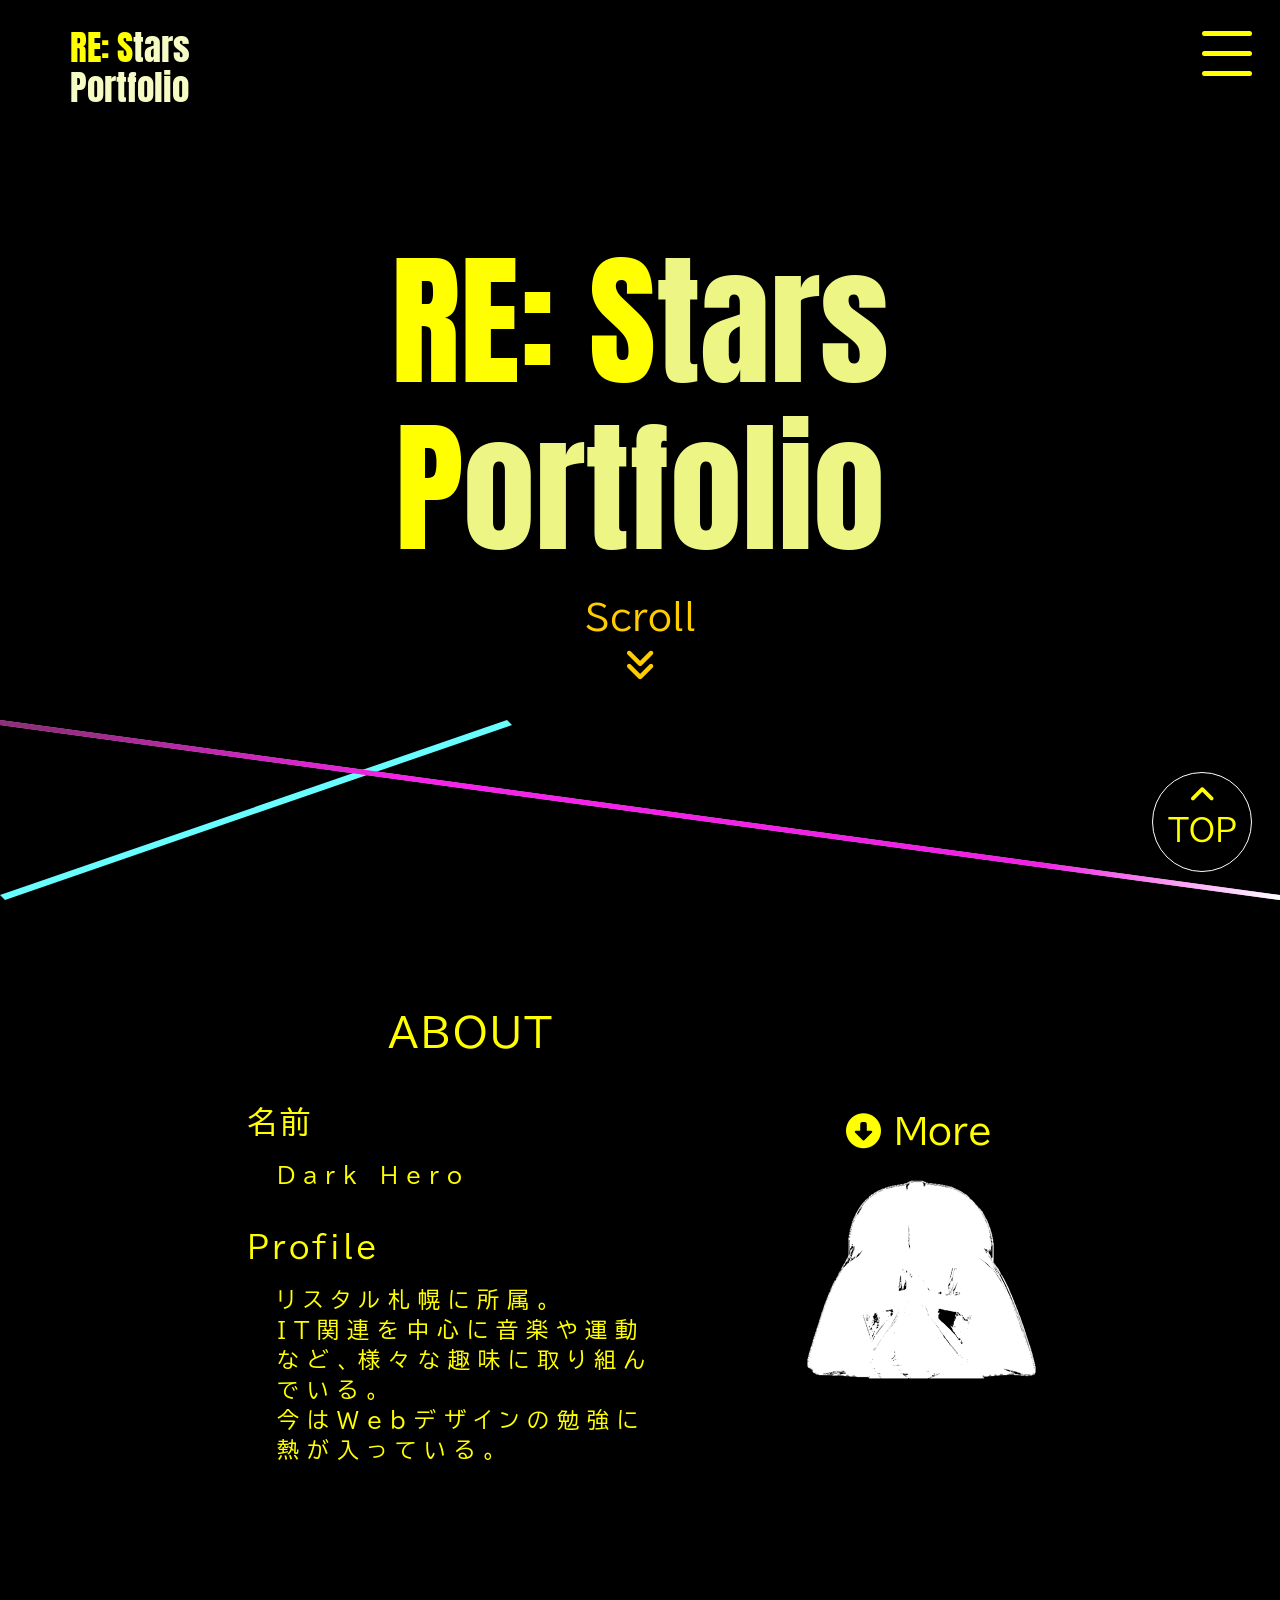
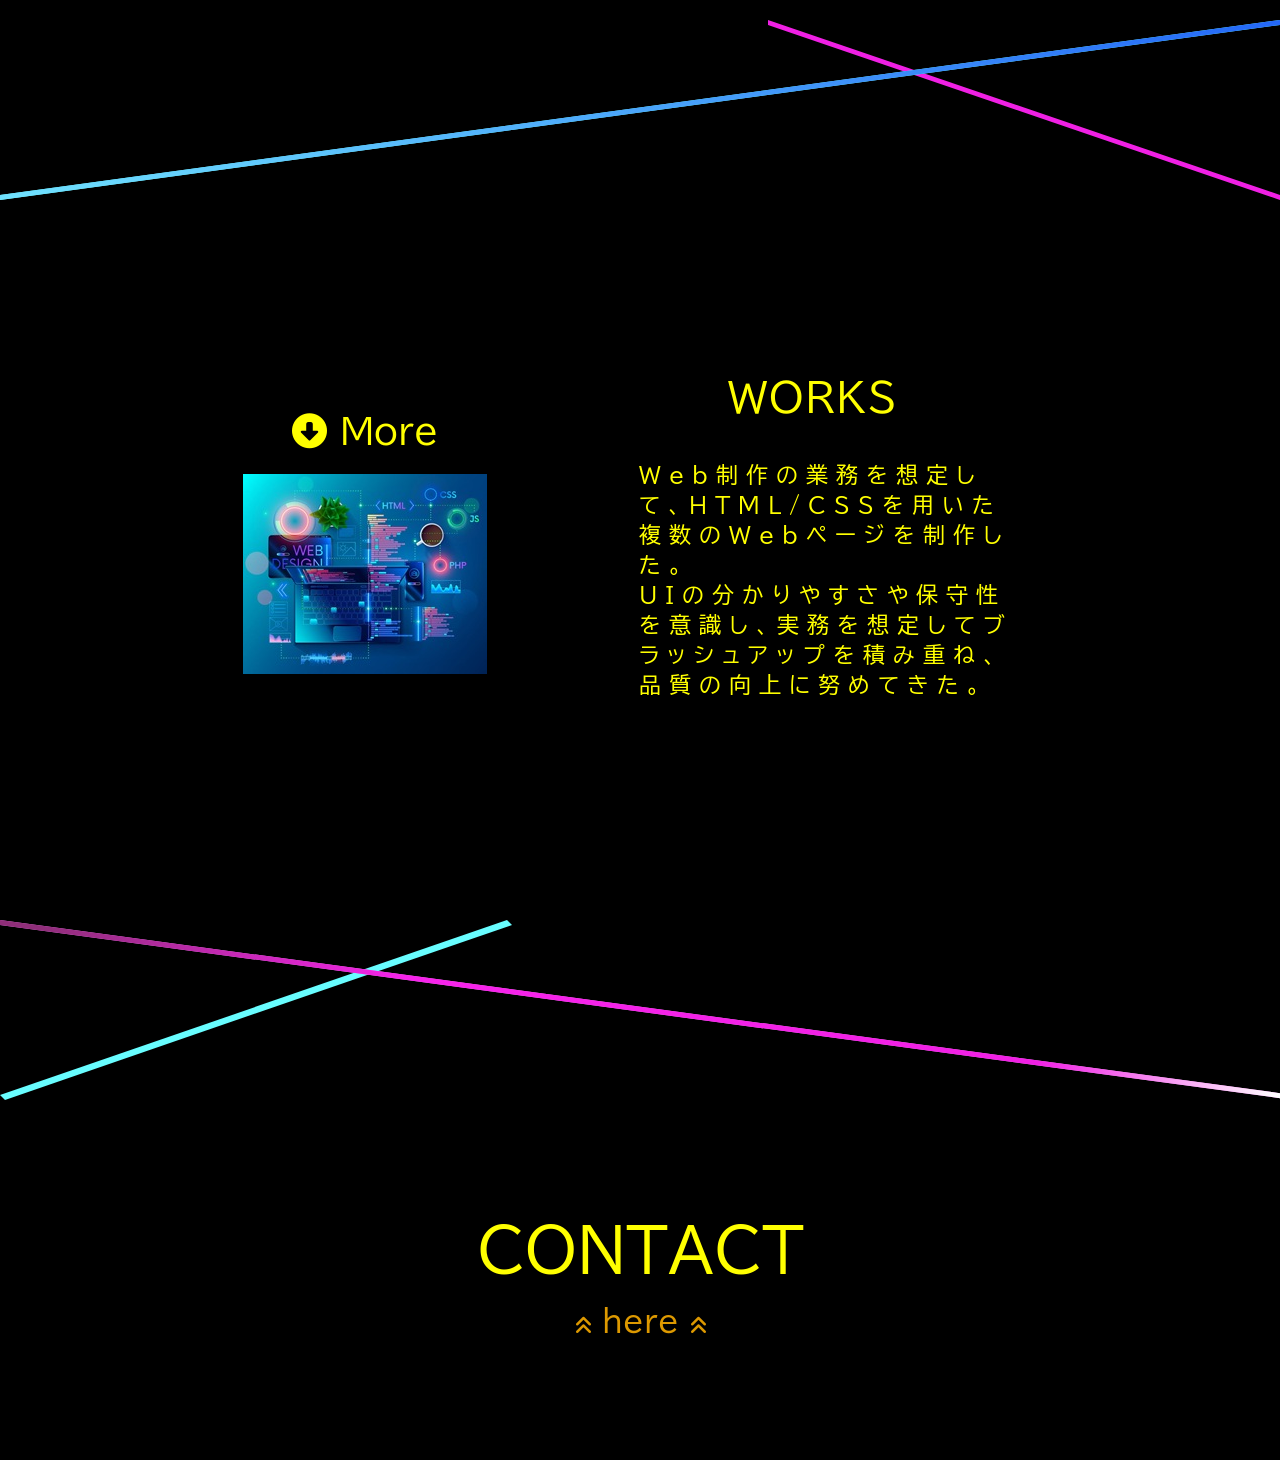
<file: Portfolio/index.html>
<!DOCTYPE html>
<html lang="ja">

<head>
  <meta charset="UTF-8">
  <meta name="viewport" content="width=device-width, initial-scale=1.0">
  <!-- CSS -->
  <link rel="stylesheet" href="css/reset.css">
  <link rel="stylesheet" href="css/common.css">
  <link rel="stylesheet" href="css/style.css">
  <!-- Favorite Icon -->
  <link rel="icon alternate" href="image/logo_favicon.svg" type="image/svg">
  <!-- Google Font -->
  <!-- Title Font Candidate -->
  <link rel="preconnect" href="https://fonts.googleapis.com">
  <link rel="preconnect" href="https://fonts.gstatic.com" crossorigin>
  <link
    href="https://fonts.googleapis.com/css2?family=Anton&family=Lato:ital,wght@0,100;0,300;0,400;0,700;0,900;1,100;1,300;1,400;1,700;1,900&display=swap"
    rel="stylesheet">
  <!-- Main text Font -->
  <link rel="preconnect" href="https://fonts.googleapis.com">
  <link rel="preconnect" href="https://fonts.gstatic.com" crossorigin>
  <link href="https://fonts.googleapis.com/css2?family=BIZ+UDPGothic&family=Sawarabi+Gothic&display=swap"
    rel="stylesheet">
  <!-- Font Awesome Material Icon -->
  <link rel="stylesheet" href="https://cdnjs.cloudflare.com/ajax/libs/font-awesome/6.5.1/css/all.min.css">
  <!-- jQuery -->
  <script src="https://code.jquery.com/jquery-3.6.0.min.js"></script>
  <title>TOP | Portfolio by Inada</title>
</head>

<body>
  <!-- header -->
  <header>
    <!-- banner -->
    <div class="header_wrapper">
      <a href="index.html">
        <h1 class="logo_banner">
          <span class="caps_all">
            <span class="yellow_font">
              re:
            </span>
          </span>
          <span class="caps_first">
            <span class="yellow_font">s</span>tars
          </span>
          <br>
          <span class="caps_first">
            portfolio
          </span>
        </h1>
      </a>
      <!-- menu -->
      <nav class="menu">
        <!-- hamburger_menu -->
        <input type="checkbox" id="hamburger_check">
        <label class="hamburger_btn" for="hamburger_check">
          <span class="hamburger_center_bar"></span>
        </label>
        <!-- list_menu -->
        <ul class="main_nav">
          <li><a href="index.html">top</a></li>
          <li>
            <a href="about.html">about</a>
          </li>
          <li><a href="works.html">works</a></li>
          <li><a href="study.html">study</a></li>
          <li><a href="contact.html">contact</a></li>
        </ul>
      </nav>
    </div>
  </header>
  <!-- main -->
  <main>
    <!-- Logo Section -->
    <section id="logo-section">
      <div class="logo_wrap">
        <h1 class="logo_title">
          <div class="logo_shooting_star_1">
            <span class="caps_all">
              <span class="caps_animation_1">
                re:
              </span>
            </span>
            <span class="caps_first ">
              <span class="caps_animation_1">s</span>tars
            </span>
          </div>
          <div class="logo_shooting_star_2">
            <span class="caps_first">
              <span class="caps_animation_2">p</span>ortfolio
            </span>
          </div>
        </h1>
        <span class="guide_text caps_first">scroll</span>
        <!-- Font Awesome Material Icon -->
        <i class="fa-solid fa-angles-down " id="blink_down"></i>
      </div>
      
    </section>
    <!-- About Section -->
    <section id="about-section">
      <span class="lower-right-gradient_pink_border"></span>
      <span class="lower-left-skyblue_border"></span>
      <!-- Summary Division  -->
      <div class="inner_wrap animation_box">
        <div class="summary_wrap">
          <h2 class="caps_all">about</h2>
          <h3>名前</h3>
          <p class="caps_first">dark hero</p>
          <h3 class="caps_first">profile</h3>
          <p>
            リスタル札幌に所属。
            <br>
            IT関連を中心に音楽や運動など、様々な趣味に取り組んでいる。<br>
            今はWebデザインの勉強に熱が入っている。
          </p>
        </div>
        <div class="access_wrap">
          <a href="about.html">
            <i class="fa-solid fa-circle-down"></i>
            <span class="caps_first">more</span>
            <img src="image/about_access_img.png" alt="aboutへ飛ぶ画像">
          </a>
        </div>
      </div>
    </section>
    <!-- Works Section -->
    <section id="works-section">
      <span class="lower-left-gradient_skyblue_border"></span>
      <span class="lower-right-pink_border"></span>
      <!-- Summary Division  -->
      <div class="inner_wrap animation_box reverse">
        <div class="summary_wrap">
          <h2 class="caps_all">works</h2>
          <p>
            Web制作の業務を想定して、HTML/CSSを用いた複数のWebページを制作した。<br>
            UIの分かりやすさや保守性を意識し、実務を想定してブラッシュアップを積み重ね、品質の向上に努めてきた。
          </p>
        </div>
        <div class="access_wrap">
          <a href="works.html">
            <i class="fa-solid fa-circle-down"></i>
            <span class="caps_first">more</span>
            <img src="image/works_access_img.jpg" alt="worksへ誘導する画像リンク">
          </a>
        </div>
      </div>
    </section>
    <!-- Contact Section -->
    <section id="contact-section">
      <span class="lower-right-gradient_pink_border" id="contact_section_border_height"></span>
      <span class="lower-left-skyblue_border"></span>
      <div class="contact_wrap">
        <a href="contact.html">
          <h2 class="caps_all">contact</h2>
          <!-- Font Awesome Material Icon -->
          <i class="fa-solid fa-angles-down " id="upper_arrrow"></i>
          <span>here</span>
          <i class="fa-solid fa-angles-down " id="upper_arrrow"></i>
        </a>
      </div>
    </section>
    <!-- Back to Top Button -->
    <a href="#" class="caps_all">
      <div class="back_top_btn">
        <!-- Font Awesome Material Icon -->
        <i class="fa-solid fa-angle-up"></i>
        <span>top</span>
      </div>
    </a>
  </main>
</body>

<!-- fade in jQuery -->
<script>
  $(function () {

    $(window).on('load scroll', function () {
      //現時点のスクロールの高さ取得
      var scrollPosition = $(window).scrollTop();
      //ウィンドウの高さ取得
      var windowHeight = $(window).height();

      $('.inner_wrap').each(function () {
        //要素の位置（高さ）を取得
        var elemPosition = $(this).offset().top;
        //スクロールの高さが要素の位置を超えたら以下のスタイルを適用
        if (elemPosition < scrollPosition + windowHeight) {
          $(this).css({
            opacity: 1,
            transform: 'translate(-50% ,-50%)'
          });
        }
      });
    });

  });
</script>

</html>
</file>
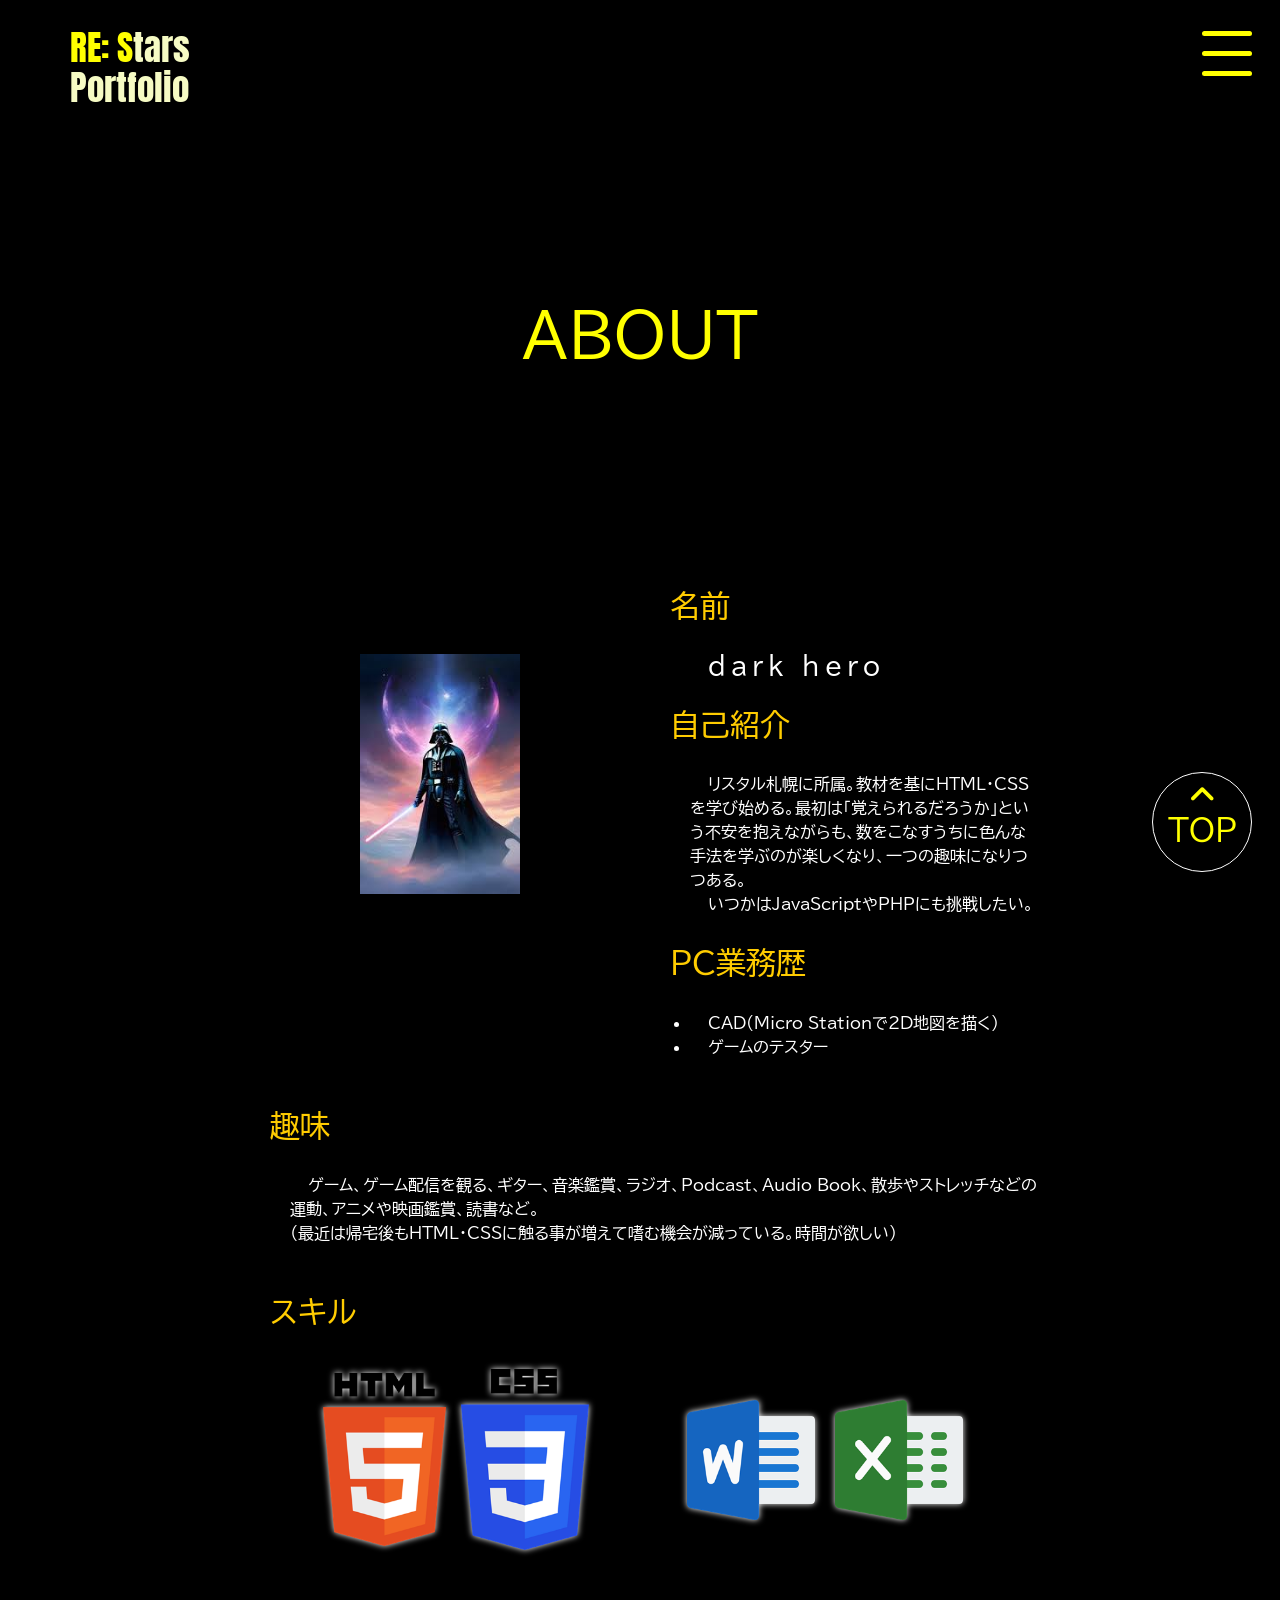
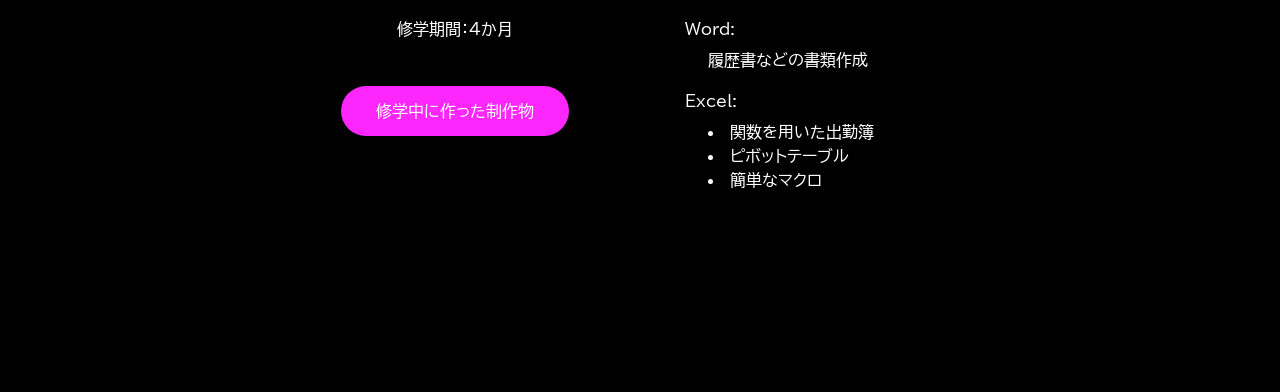
<file: Portfolio/about.html>
<!DOCTYPE html>
<html lang="ja">

<head>
  <meta charset="UTF-8">
  <meta name="viewport" content="width=device-width, initial-scale=1.0">
  <!-- CSS -->
  <link rel="stylesheet" href="css/reset.css">
  <link rel="stylesheet" href="css/style.css">
  <link rel="stylesheet" href="css/common.css">
  <link rel="stylesheet" href="css/about.css">
  <!-- Favorite Icon -->
  <link rel="icon alternate" href="image/logo_favicon.svg" type="image/svg">
  <!-- Google Font -->
  <!-- Title Font Candidate -->
  <link rel="preconnect" href="https://fonts.googleapis.com">
  <link rel="preconnect" href="https://fonts.gstatic.com" crossorigin>
  <link
    href="https://fonts.googleapis.com/css2?family=Anton&family=Lato:ital,wght@0,100;0,300;0,400;0,700;0,900;1,100;1,300;1,400;1,700;1,900&display=swap"
    rel="stylesheet">
  <!-- Main text Font -->
  <link rel="preconnect" href="https://fonts.googleapis.com">
  <link rel="preconnect" href="https://fonts.gstatic.com" crossorigin>
  <link href="https://fonts.googleapis.com/css2?family=BIZ+UDPGothic&family=Sawarabi+Gothic&display=swap"
    rel="stylesheet">
  <!-- Google Material Icon -->
  <!-- about.htmlとabout.cssでのみ使用 -->
  <link rel="stylesheet"
    href="https://fonts.googleapis.com/css2?family=Material+Symbols+Outlined:opsz,wght,FILL,GRAD@20..48,100..700,0..1,-50..200&icon_names=double_arrow" />
  <!-- Font Awesome Material Icon -->
  <link rel="stylesheet" href="https://cdnjs.cloudflare.com/ajax/libs/font-awesome/6.5.1/css/all.min.css">
  <title>ABOUT | Portfolio by Inada</title>
</head>

<body>
  <!-- header -->
  <header>
    <!-- banner -->
    <div class="header_wrapper">
      <a href="index.html">
        <h1 class="logo_banner">
          <span class="caps_all">
            <span class="yellow_font">
              re:
            </span>
          </span>
          <span class="caps_first">
            <span class="yellow_font">s</span>tars
          </span>
          <br>
          <span class="caps_first">
            portfolio
          </span>
        </h1>
      </a>
      <!-- menu -->
      <nav class="menu">
        <!-- hamburger_menu -->
        <input type="checkbox" id="hamburger_check">
        <label class="hamburger_btn" for="hamburger_check">
          <span class="hamburger_center_bar"></span>
        </label>
        <!-- list_menu -->
        <ul class="main_nav">
          <li><a href="index.html">top</a></li>
          <li>
            <a href="about.html">about</a>
          </li>
          <li><a href="works.html">works</a></li>
          <li><a href="study.html">study</a></li>
          <li><a href="contact.html">contact</a></li>
        </ul>
      </nav>
    </div>
  </header>
  <!-- main & grid -->
  <main>
    <h2>about</h2>
    <div class="grid">
      <img src="image/profile_img.jpg" alt="プロフィール画像" class="grid_item_01">
      <section class="grid_box grid_item_02">
        <h3>名前</h3>
        <p>dark hero</p>
        <h3>自己紹介</h3>
        <p>
          リスタル札幌に所属。教材を基にHTML・CSSを学び始める。最初は「覚えられるだろうか」という不安を抱えながらも、数をこなすうちに色んな手法を学ぶのが楽しくなり、一つの趣味になりつつある。
        </p>
        <p>いつかはJavaScriptやPHPにも挑戦したい。</p>
        <h3>PC業務歴</h3>
        <ul>
          <li>CAD(Micro Stationで2D地図を描く)</li>
          <li>ゲームのテスター</li>
        </ul>
      </section>
      <section class="grid_box grid_item_03">
        <h3>趣味</h3>
        <p>ゲーム、ゲーム配信を観る、ギター、音楽鑑賞、ラジオ、Podcast、Audio Book、散歩やストレッチなどの運動、アニメや映画鑑賞、読書など。<br>
          （最近は帰宅後もHTML・CSSに触る事が増えて嗜む機会が減っている。時間が欲しい）
        </p>
      </section>
      <!-- Skill section -->
      <section class="grid_box grid_item_04">
        <h3>スキル</h3>
        <div class="skill_grid">
          <dl>
            <dt>
              <img src="image/html_icon.png" alt="HTMLアイコン">
              <img src="image/css_icon.png" alt="CSSアイコン">
            </dt>
            <dd>修学期間：4か月</dd>
            <a href="works.html" target="_blank" rel="noopener noreferrer" class="to_works_page">修学中に作った制作物</a>
          </dl>
          <dl>
            <dt>
              <img src="image/word_icon.png" alt="Wordアイコン">
              <img src="image/excel_icon.png" alt="Excelアイコン">
            </dt>
            <dd>
              <h4 class="caps_first">word:</h4>
              <p>履歴書などの書類作成</p>
              <h4 class="caps_first">excel:</h4>
              <ul>
                <li>関数を用いた出勤簿</li>
                <li>ピボットテーブル</li>
                <li>簡単なマクロ</li>
              </ul>
            </dd>
          </dl>
        </div>
      </section>
    </div>
    <!-- Back to Top Button -->
    <a href="#" class="caps_all">
      <div class="back_top_btn">
        <!-- Font Awesome Material Icon -->
        <i class="fa-solid fa-angle-up"></i>
        <span>top</span>
      </div>
    </a>
  </main>
</body>

</html>
</file>
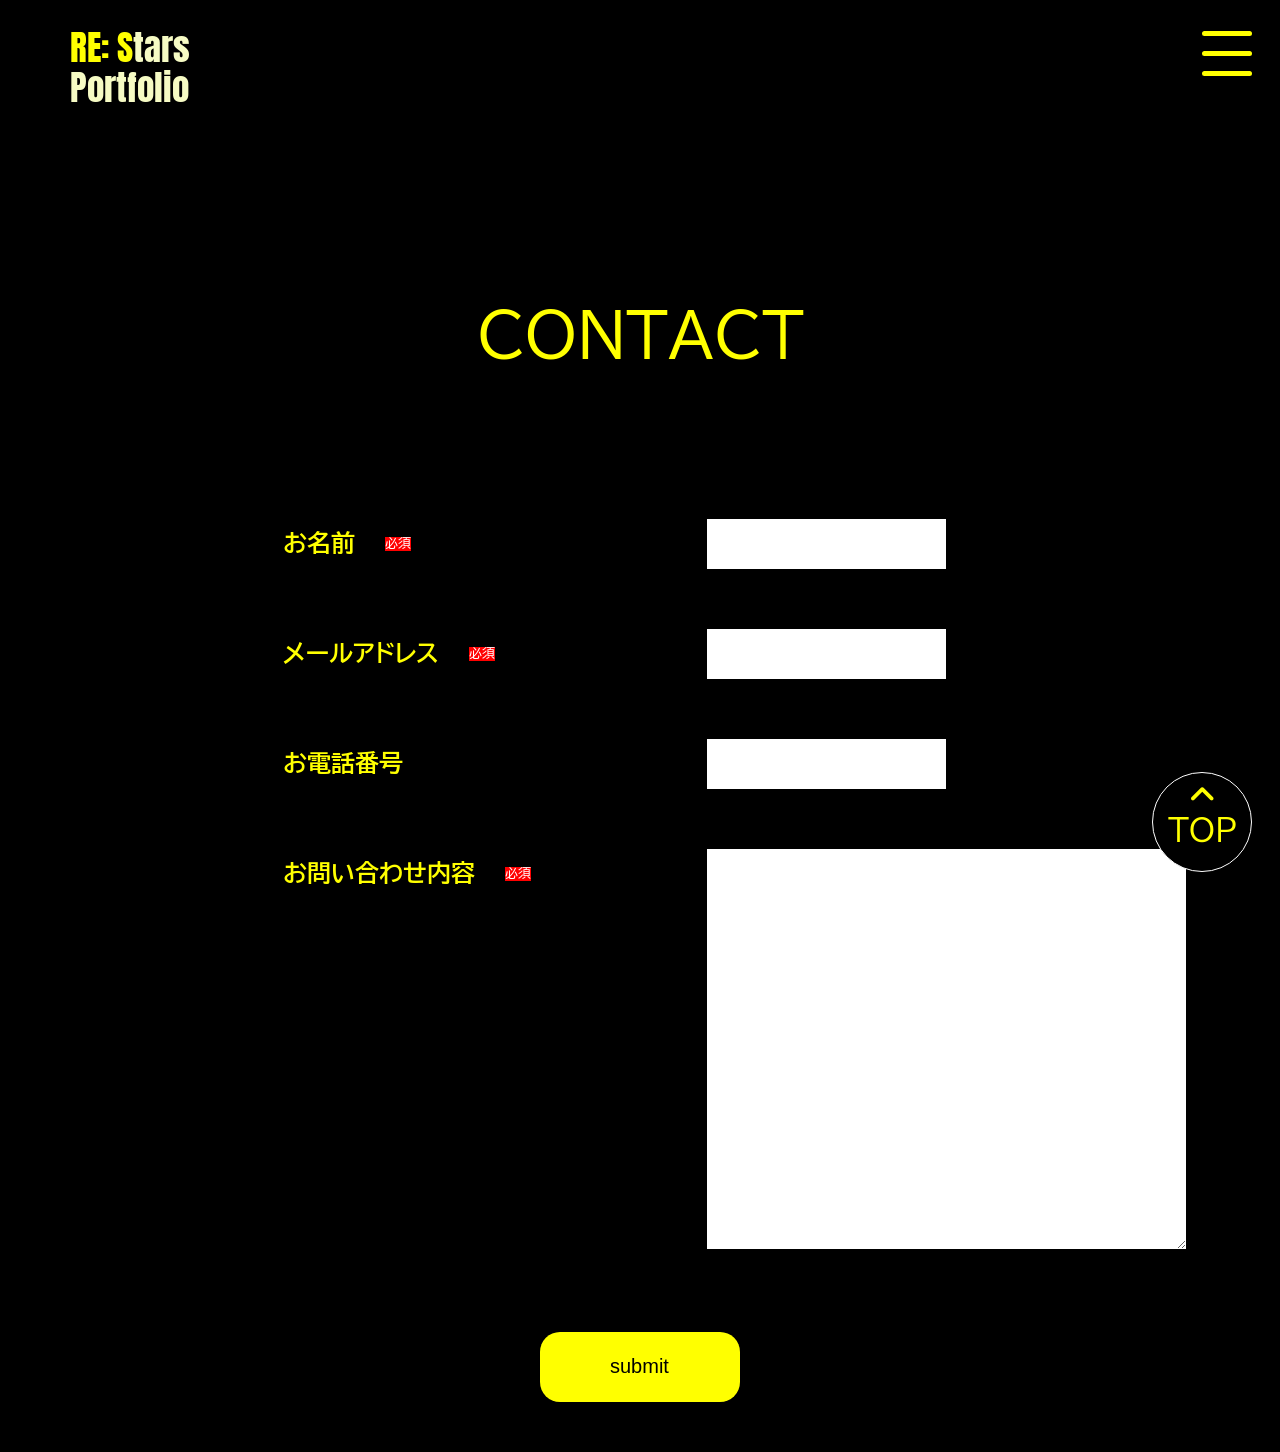
<file: Portfolio/contact.html>
<!DOCTYPE html>
<html lang="ja">

<head>
  <meta charset="UTF-8">
  <meta name="viewport" content="width=device-width, initial-scale=1.0">
  <!-- CSS -->
  <link rel="stylesheet" href="css/reset.css">
  <link rel="stylesheet" href="css/style.css">
  <link rel="stylesheet" href="css/common.css">
  <link rel="stylesheet" href="css/contact.css">
  <!-- Favorite Icon -->
  <link rel="icon alternate" href="image/logo_favicon.svg" type="image/svg">
  <!-- Google Font -->
  <!-- Title Font Candidate -->
  <link rel="preconnect" href="https://fonts.googleapis.com">
  <link rel="preconnect" href="https://fonts.gstatic.com" crossorigin>
  <link
    href="https://fonts.googleapis.com/css2?family=Anton&family=Lato:ital,wght@0,100;0,300;0,400;0,700;0,900;1,100;1,300;1,400;1,700;1,900&display=swap"
    rel="stylesheet">
  <!-- Main text Font -->
  <link rel="preconnect" href="https://fonts.googleapis.com">
  <link rel="preconnect" href="https://fonts.gstatic.com" crossorigin>
  <link href="https://fonts.googleapis.com/css2?family=BIZ+UDPGothic&family=Sawarabi+Gothic&display=swap"
    rel="stylesheet">
  <!-- Font Awesome Material Icon -->
  <link rel="stylesheet" href="https://cdnjs.cloudflare.com/ajax/libs/font-awesome/6.5.1/css/all.min.css">
  <title>CONTACT | Portfolio by Inada</title>
</head>

<body>
  <!-- header -->
  <header>
    <!-- banner -->
    <div class="header_wrapper">
      <a href="index.html">
        <h1 class="logo_banner">
          <span class="caps_all">
            <span class="yellow_font">
              re:
            </span>
          </span>
          <span class="caps_first">
            <span class="yellow_font">s</span>tars
          </span>
          <br>
          <span class="caps_first">
            portfolio
          </span>
        </h1>
      </a>
      <!-- menu -->
      <nav class="menu">
        <!-- hamburger_menu -->
        <input type="checkbox" id="hamburger_check">
        <label class="hamburger_btn" for="hamburger_check">
          <span class="hamburger_center_bar"></span>
        </label>
        <!-- list_menu -->
        <ul class="main_nav">
          <li><a href="index.html">top</a></li>
          <li>
            <a href="about.html">about</a>
          </li>
          <li><a href="works.html">works</a></li>
          <li><a href="study.html">study</a></li>
          <li><a href="contact.html">contact</a></li>
        </ul>
      </nav>
    </div>
  </header>
  <!-- main -->
  <main>
    <div class="contact">
      <h2>contact</h2>
      <form action="#">
        <dl class="form_area">
          <dt><span class="required">お名前</span></dt><!-- Add [必須] after -->
          <dd><input class="input_text" type="text" name="name" required></dd>
          <dt><span class="required">メールアドレス</span></dt><!-- Add [必須] after -->
          <dd><input class="input_text" type="email" name="email" required></dd>
          <dt><span>お電話番号</span></dt>
          <dd><input class="input_text" type="tel" name="tel"></dd>
          <dt class="inquiry"><span class="required">お問い合わせ内容</span></dt><!-- Add [必須] after -->
          <dd><textarea class="text_message" name="message" required></textarea></dd>
          <button class="submit_button" type="submit">
            <span>submit</span>
          </button>
        </dl>
      </form>
    </div>
    <!-- Back to Top Button -->
    <a href="#" class="caps_all">
      <div class="back_top_btn">
        <!-- Font Awesome Material Icon -->
        <i class="fa-solid fa-angle-up"></i>
        <span>top</span>
      </div>
    </a>
  </main>
</body>

</html>
</file>
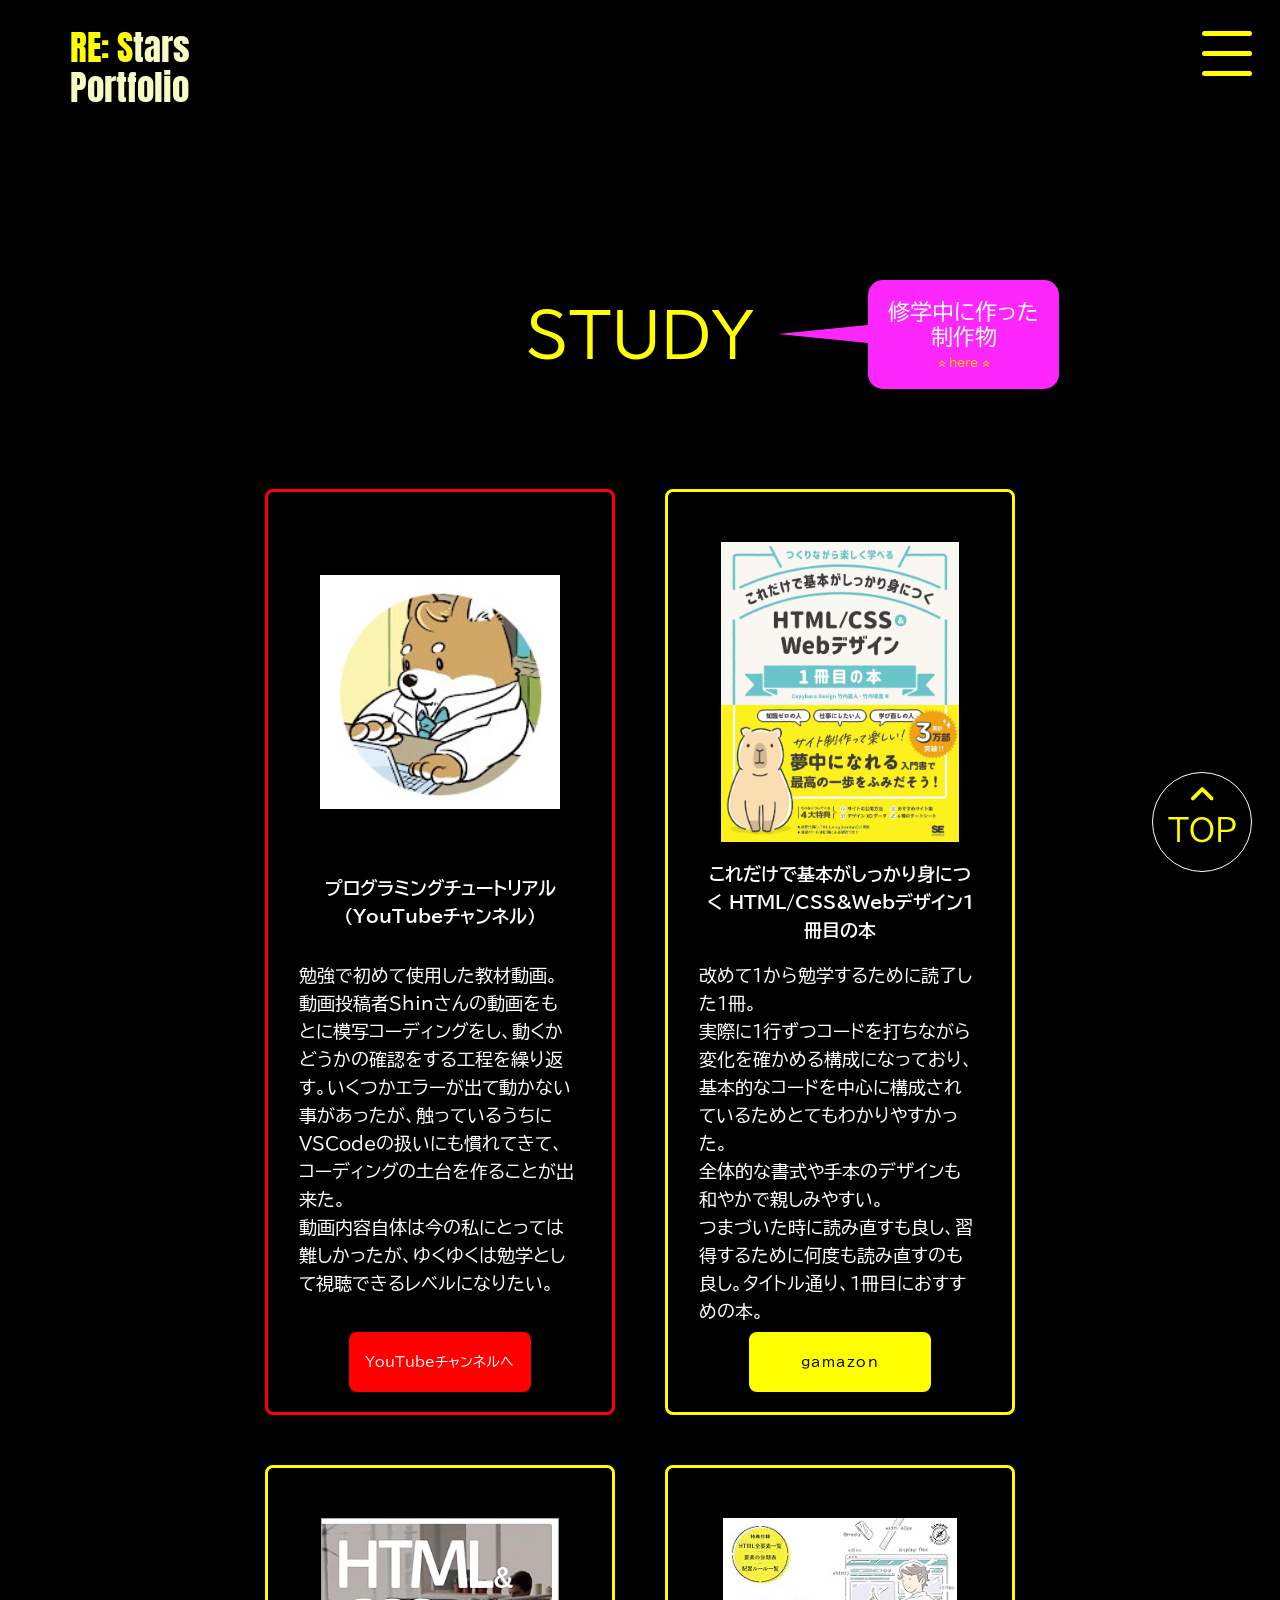
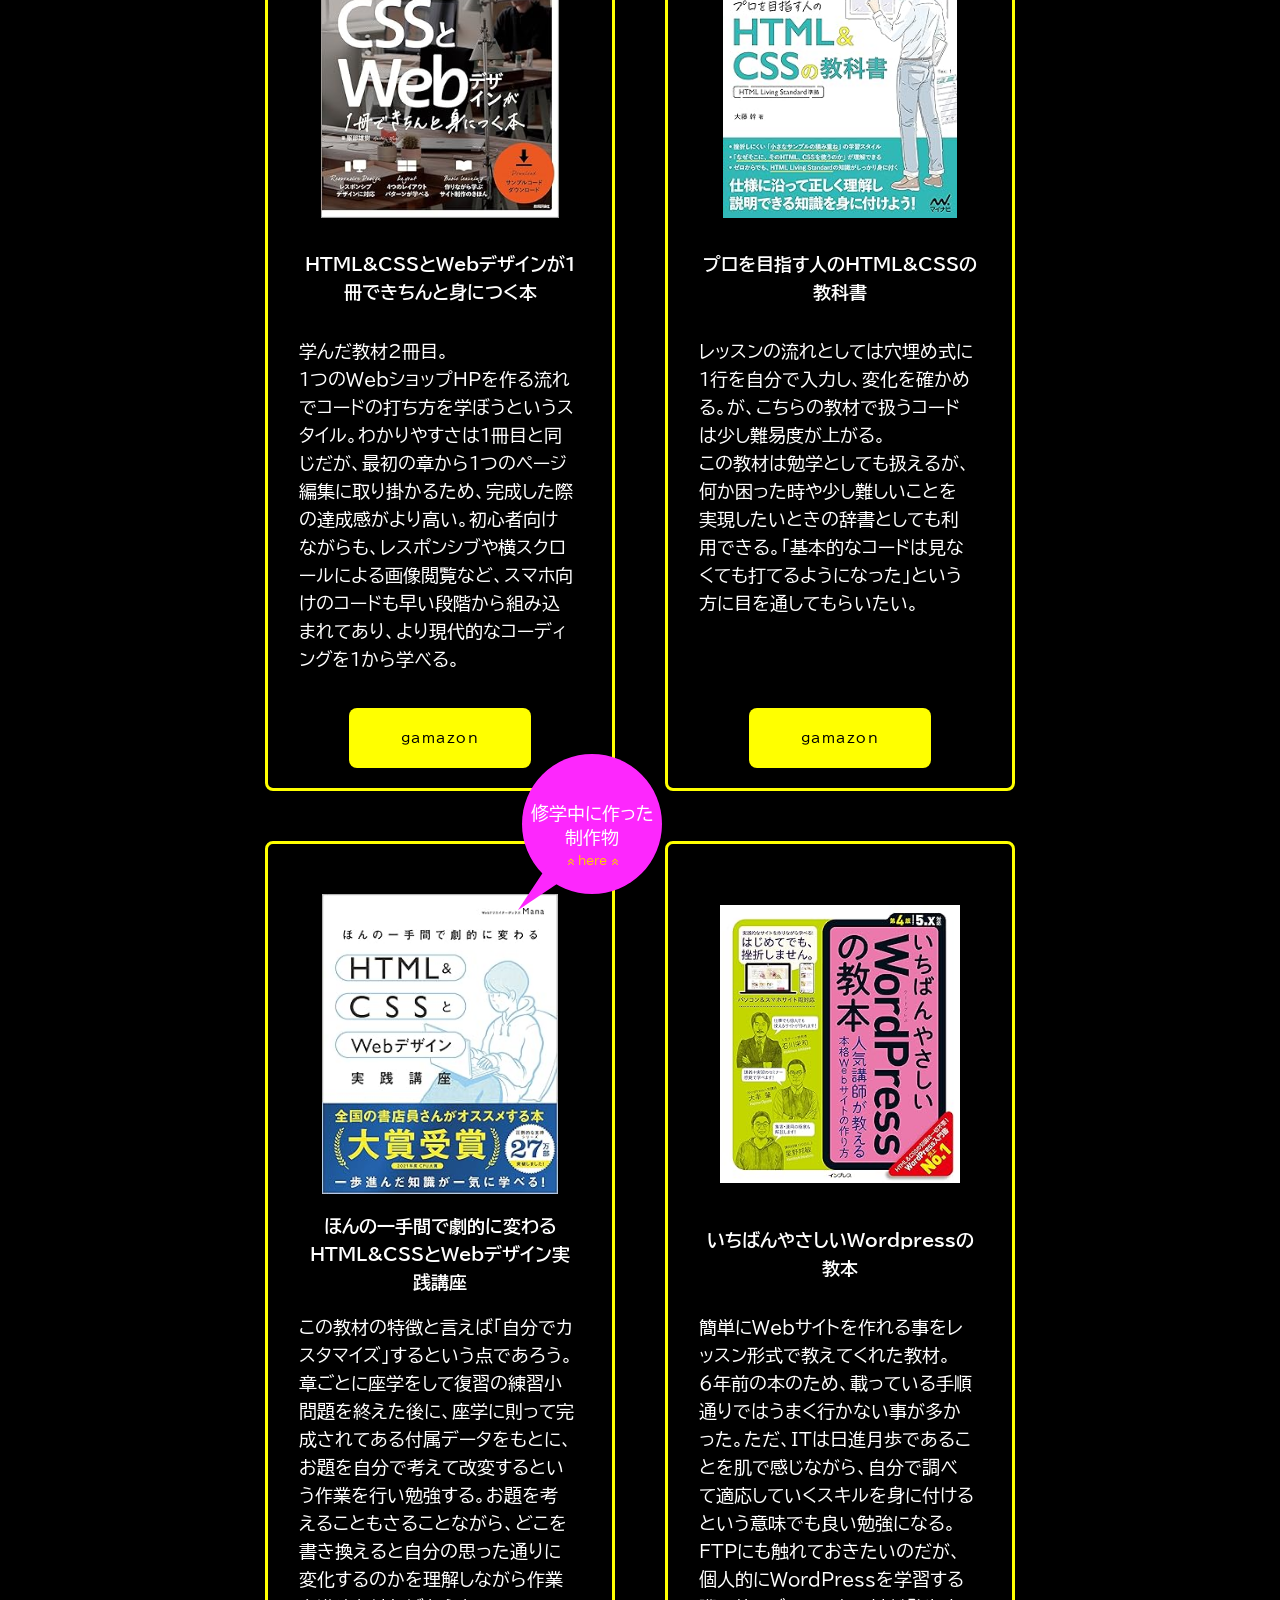
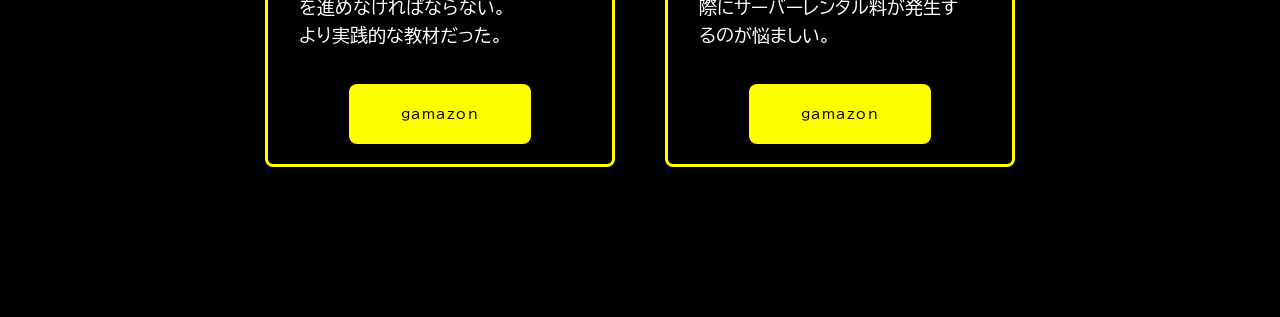
<file: Portfolio/study.html>
<!DOCTYPE html>
<html lang="ja">

<head>
  <meta charset="UTF-8">
  <meta name="viewport" content="width=device-width, initial-scale=1.0">
  <!-- CSS -->
  <link rel="stylesheet" href="css/reset.css">
  <link rel="stylesheet" href="css/style.css">
  <link rel="stylesheet" href="css/common.css">
  <link rel="stylesheet" href="css/study.css">
  <!-- Favorite Icon -->
  <link rel="icon alternate" href="image/logo_favicon.svg" type="image/svg">
  <!-- Google Font -->
  <!-- Title Font Candidate -->
  <link rel="preconnect" href="https://fonts.googleapis.com">
  <link rel="preconnect" href="https://fonts.gstatic.com" crossorigin>
  <link
    href="https://fonts.googleapis.com/css2?family=Anton&family=Lato:ital,wght@0,100;0,300;0,400;0,700;0,900;1,100;1,300;1,400;1,700;1,900&display=swap"
    rel="stylesheet">
  <!-- Main text Font -->
  <link rel="preconnect" href="https://fonts.googleapis.com">
  <link rel="preconnect" href="https://fonts.gstatic.com" crossorigin>
  <link href="https://fonts.googleapis.com/css2?family=BIZ+UDPGothic&family=Sawarabi+Gothic&display=swap"
    rel="stylesheet">
  <!-- Font Awesome Material Icon -->
  <link rel="stylesheet" href="https://cdnjs.cloudflare.com/ajax/libs/font-awesome/6.5.1/css/all.min.css">
  <title>STUDY | Portfolio by Inada</title>
</head>

<body>
  <!-- header -->
  <header>
    <!-- banner -->
    <div class="header_wrapper">
      <a href="index.html">
        <h1 class="logo_banner">
          <span class="caps_all">
            <span class="yellow_font">
              re:
            </span>
          </span>
          <span class="caps_first">
            <span class="yellow_font">s</span>tars
          </span>
          <br>
          <span class="caps_first">
            portfolio
          </span>
        </h1>
      </a>
      <!-- menu -->
      <nav class="menu">
        <!-- hamburger_menu -->
        <input type="checkbox" id="hamburger_check">
        <label class="hamburger_btn" for="hamburger_check">
          <span class="hamburger_center_bar"></span>
        </label>
        <!-- list_menu -->
        <ul class="main_nav">
          <li><a href="index.html">top</a></li>
          <li>
            <a href="about.html">about</a>
          </li>
          <li><a href="works.html">works</a></li>
          <li><a href="study.html">study</a></li>
          <li><a href="contact.html">contact</a></li>
        </ul>
      </nav>
    </div>
  </header>
  <!-- study list -->
  <main>
    <h2>study</h2>
    <!-- balloon 1 -->
    <a href="works.html" target="_blank" rel="noopener noreferrer" class="to_works_page_btn_1">
      <div class="balloon_1">
        修学中に作った<br>制作物
        <div class="guide_tap">
          <i class="fa-solid fa-angles-down " id="upper_arrrow"></i>
          <span>here</span>
          <i class="fa-solid fa-angles-down " id="upper_arrrow"></i>
        </div>
      </div>
    </a>
    <ul class="material_grid">
      <!-- one item  -->
      <li class="youtube_border">
        <a href="https://www.youtube.com/channel/UCNTxclE0N4qsUuirssL_D8w" target="_blank" rel="noopener noreferrer">
          <dl>
            <div class="wide-img_a_area">
              <img src="image/material_01.jpg" alt="教材-プログラミングチュートリアル(YouTubeチャンネル)のサムネイル画像">
            </div>
            <dt>プログラミングチュートリアル(YouTubeチャンネル)</dt>
            <dd>勉強で初めて使用した教材動画。<br>
              動画投稿者Shinさんの動画をもとに模写コーディングをし、動くかどうかの確認をする工程を繰り返す。いくつかエラーが出て動かない事があったが、触っているうちにVSCodeの扱いにも慣れてきて、コーディングの土台を作ることが出来た。<br>
              動画内容自体は今の私にとっては難しかったが、ゆくゆくは勉学として視聴できるレベルになりたい。
            </dd>
          </dl>
          <div class="wide-banner_a_area">
            <p class="youtube_banner">YouTubeチャンネルへ</p>
          </div>
        </a>
      </li>
      <!-- item end -->
      <!-- one item  -->
      <li class="gamazon_border">
        <a
          href="https://www.amazon.co.jp/%E3%81%93%E3%82%8C%E3%81%A0%E3%81%91%E3%81%A7%E5%9F%BA%E6%9C%AC%E3%81%8C%E3%81%97%E3%81%A3%E3%81%8B%E3%82%8A%E8%BA%AB%E3%81%AB%E3%81%A4%E3%81%8F-HTML-Web%E3%83%87%E3%82%B6%E3%82%A4%E3%83%B31%E5%86%8A%E7%9B%AE%E3%81%AE%E6%9C%AC-Capybara-Design/dp/4798170119" target="_blank" rel="noopener noreferrer">
          <div class="wide-img_a_area">
            <img src="image/material_02.jpg" alt="教材-これだけで基本がしっかり身につく本の表紙">
          </div>
          <dl>
            <dt>これだけで基本がしっかり身につく HTML/CSS&amp;Webデザイン1冊目の本</dt>
            <dd>改めて1から勉学するために読了した1冊。<br>
              実際に1行ずつコードを打ちながら変化を確かめる構成になっており、基本的なコードを中心に構成されているためとてもわかりやすかった。<br>
              全体的な書式や手本のデザインも和やかで親しみやすい。<br>
              つまづいた時に読み直すも良し、習得するために何度も読み直すのも良し。タイトル通り、1冊目におすすめの本。
            </dd>
          </dl>
          <div class="wide-banner_a_area">
            <p class="gamazon_banner">gamazon</p>
          </div>
        </a>
      </li>
      <!-- item end -->
      <!-- one item  -->
      <li class="gamazon_border">
        <a
          href="https://www.amazon.co.jp/HTML-CSS%E3%81%A8Web%E3%83%87%E3%82%B6%E3%82%A4%E3%83%B3%E3%81%8C-1%E5%86%8A%E3%81%A7%E3%81%8D%E3%81%A1%E3%82%93%E3%81%A8%E8%BA%AB%E3%81%AB%E3%81%A4%E3%81%8F%E6%9C%AC-%E6%9C%8D%E9%83%A8-%E9%9B%84%E6%A8%B9/dp/4774190640" target="_blank" rel="noopener noreferrer">
          <div class="wide-img_a_area" >
            <img src="image/material_03.jpg" alt="教材-HTML_CSSとWebデザインが1冊できちんと身につく本の表紙">
          </div>
          <dl>
            <dt>HTML&amp;CSSとWebデザインが1冊できちんと身につく本</dt>
            <dd>学んだ教材2冊目。<br>
              1つのWebショップHPを作る流れでコードの打ち方を学ぼうというスタイル。わかりやすさは1冊目と同じだが、最初の章から1つのページ編集に取り掛かるため、完成した際の達成感がより高い。初心者向けながらも、レスポンシブや横スクロールによる画像閲覧など、スマホ向けのコードも早い段階から組み込まれてあり、より現代的なコーディングを1から学べる。
            </dd>
          </dl>
          <div class="wide-banner_a_area">

            <p class="gamazon_banner">gamazon</p>
          </div>
        </a>
      </li>
      <!-- item end -->
      <!-- one item  -->
      <li class="gamazon_border">
        <a
          href="https://www.amazon.co.jp/%E3%83%97%E3%83%AD%E3%82%92%E7%9B%AE%E6%8C%87%E3%81%99%E4%BA%BA%E3%81%AEHTML-CSS%E3%81%AE%E6%95%99%E7%A7%91%E6%9B%B8-HTML-Living-Standard%E6%BA%96%E6%8B%A0/dp/4839979383" target="_blank" rel="noopener noreferrer">
          <div class="wide-img_a_area">
            <img src="image/material_04.jpg" alt="教材-プロを目指す人のHTML&CSSの教科書の表紙">
          </div>
          <dl>
            <dt>プロを目指す人のHTML&amp;CSSの教科書</dt>
            <dd>レッスンの流れとしては穴埋め式に1行を自分で入力し、変化を確かめる。が、こちらの教材で扱うコードは少し難易度が上がる。<br>
              この教材は勉学としても扱えるが、何か困った時や少し難しいことを実現したいときの辞書としても利用できる。「基本的なコードは見なくても打てるようになった」という方に目を通してもらいたい。
            </dd>
          </dl>
          <div class="wide-banner_a_area">
            <p class="gamazon_banner">gamazon</p>
          </div>
        </a>
      </li>
      <!-- item end -->
      <!-- one item  -->
      <li class="gamazon_border">
        <a
          href="https://www.amazon.co.jp/%E3%80%90Amazon-co-jp-%E9%99%90%E5%AE%9A%E3%80%91%E3%81%BB%E3%82%93%E3%81%AE%E4%B8%80%E6%89%8B%E9%96%93%E3%81%A7%E5%8A%87%E7%9A%84%E3%81%AB%E5%A4%89%E3%82%8F%E3%82%8BHTML-CSS%E3%81%A8Web%E3%83%87%E3%82%B6%E3%82%A4%E3%83%B3%E5%AE%9F%E8%B7%B5%E8%AC%9B%E5%BA%A7-DL%E7%89%B9%E5%85%B8-%E3%83%81%E3%83%BC%E3%83%88%E3%82%B7%E3%83%BC%E3%83%88/dp/4815606145" target="_blank" rel="noopener noreferrer">
          <div class="wide-img_a_area">
            <img src="image/material_05.jpg" alt="教材-ほんの一手間で劇的に変わる HTML_CSSとWebデザイン実践講座の表紙">
          </div>
          <dl>
            <dt>ほんの一手間で劇的に変わる HTML&amp;CSSとWebデザイン実践講座</dt>
            <dd>この教材の特徴と言えば「自分でカスタマイズ」するという点であろう。<br>
              章ごとに座学をして復習の練習小問題を終えた後に、座学に則って完成されてある付属データをもとに、お題を自分で考えて改変するという作業を行い勉強する。お題を考えることもさることながら、どこを書き換えると自分の思った通りに変化するのかを理解しながら作業を進めなければならない。<br>
              より実践的な教材だった。
            </dd>
          </dl>
          <div class="wide-banner_a_area">
            <p class="gamazon_banner">gamazon</p>
          </div>
        </a>
        <!-- balloon 2 -->
        <a href="works.html" class="to_works_page_btn_2" target="_blank" rel="noopener noreferrer">
          <div class="balloon_2">
            <div>
              <p>修学中に作った<br>制作物</p>
              <div class="guide_tap">
                <i class="fa-solid fa-angles-down " id="upper_arrrow"></i>
                <span>here</span>
                <i class="fa-solid fa-angles-down " id="upper_arrrow"></i>
              </div>
            </div>
          </div>
        </a>
      </li>
      <!-- item end -->
      <!-- one item  -->
      <li class="gamazon_border">
        <a
          href="https://www.amazon.co.jp/%E3%81%84%E3%81%A1%E3%81%B0%E3%82%93%E3%82%84%E3%81%95%E3%81%97%E3%81%84WordPress%E3%81%AE%E6%95%99%E6%9C%AC-5-x%E5%AF%BE%E5%BF%9C-%E4%BA%BA%E6%B0%97%E8%AC%9B%E5%B8%AB%E3%81%8C%E6%95%99-%E3%81%88%E3%82%8B%E6%9C%AC%E6%A0%BCWeb%E3%82%B5%E3%82%A4%E3%83%88%E3%81%AE%E4%BD%9C%E3%82%8A%E6%96%B9-%E3%80%8C%E3%81%84%E3%81%A1%E3%81%B0%E3%82%93%E3%82%84%E3%81%95%E3%81%97%E3%81%84%E6%95%99%E6%9C%AC%E3%80%8D%E3%82%B7%E3%83%AA%E3%83%BC%E3%82%BA/dp/4295006661" target="_blank" rel="noopener noreferrer">
          <div class="wide-img_a_area">
            <img src="image/material_06.jpg" alt="教材-いちばんやさしいWordpressの教本の表紙">
          </div>
          <dl>
            <dt>いちばんやさしいWordpressの教本</dt>
            <dd>簡単にWebサイトを作れる事をレッスン形式で教えてくれた教材。<br>
              6年前の本のため、載っている手順通りではうまく行かない事が多かった。ただ、ITは日進月歩であることを肌で感じながら、自分で調べて適応していくスキルを身に付けるという意味でも良い勉強になる。<br>
              FTPにも触れておきたいのだが、個人的にWordPressを学習する際にサーバーレンタル料が発生するのが悩ましい。
            </dd>
          </dl>
          <div class="wide-banner_a_area">
            <p class="gamazon_banner">gamazon</p>
          </div>
        </a>
      </li>
      <!-- item end -->
    </ul>
    <!-- Back to Top Button -->
    <a href="#" class="caps_all">
      <div class="back_top_btn">
        <!-- Font Awesome Material Icon -->
        <i class="fa-solid fa-angle-up"></i>
        <span>top</span>
      </div>
    </a>
  </main>
</body>

</html>
</file>
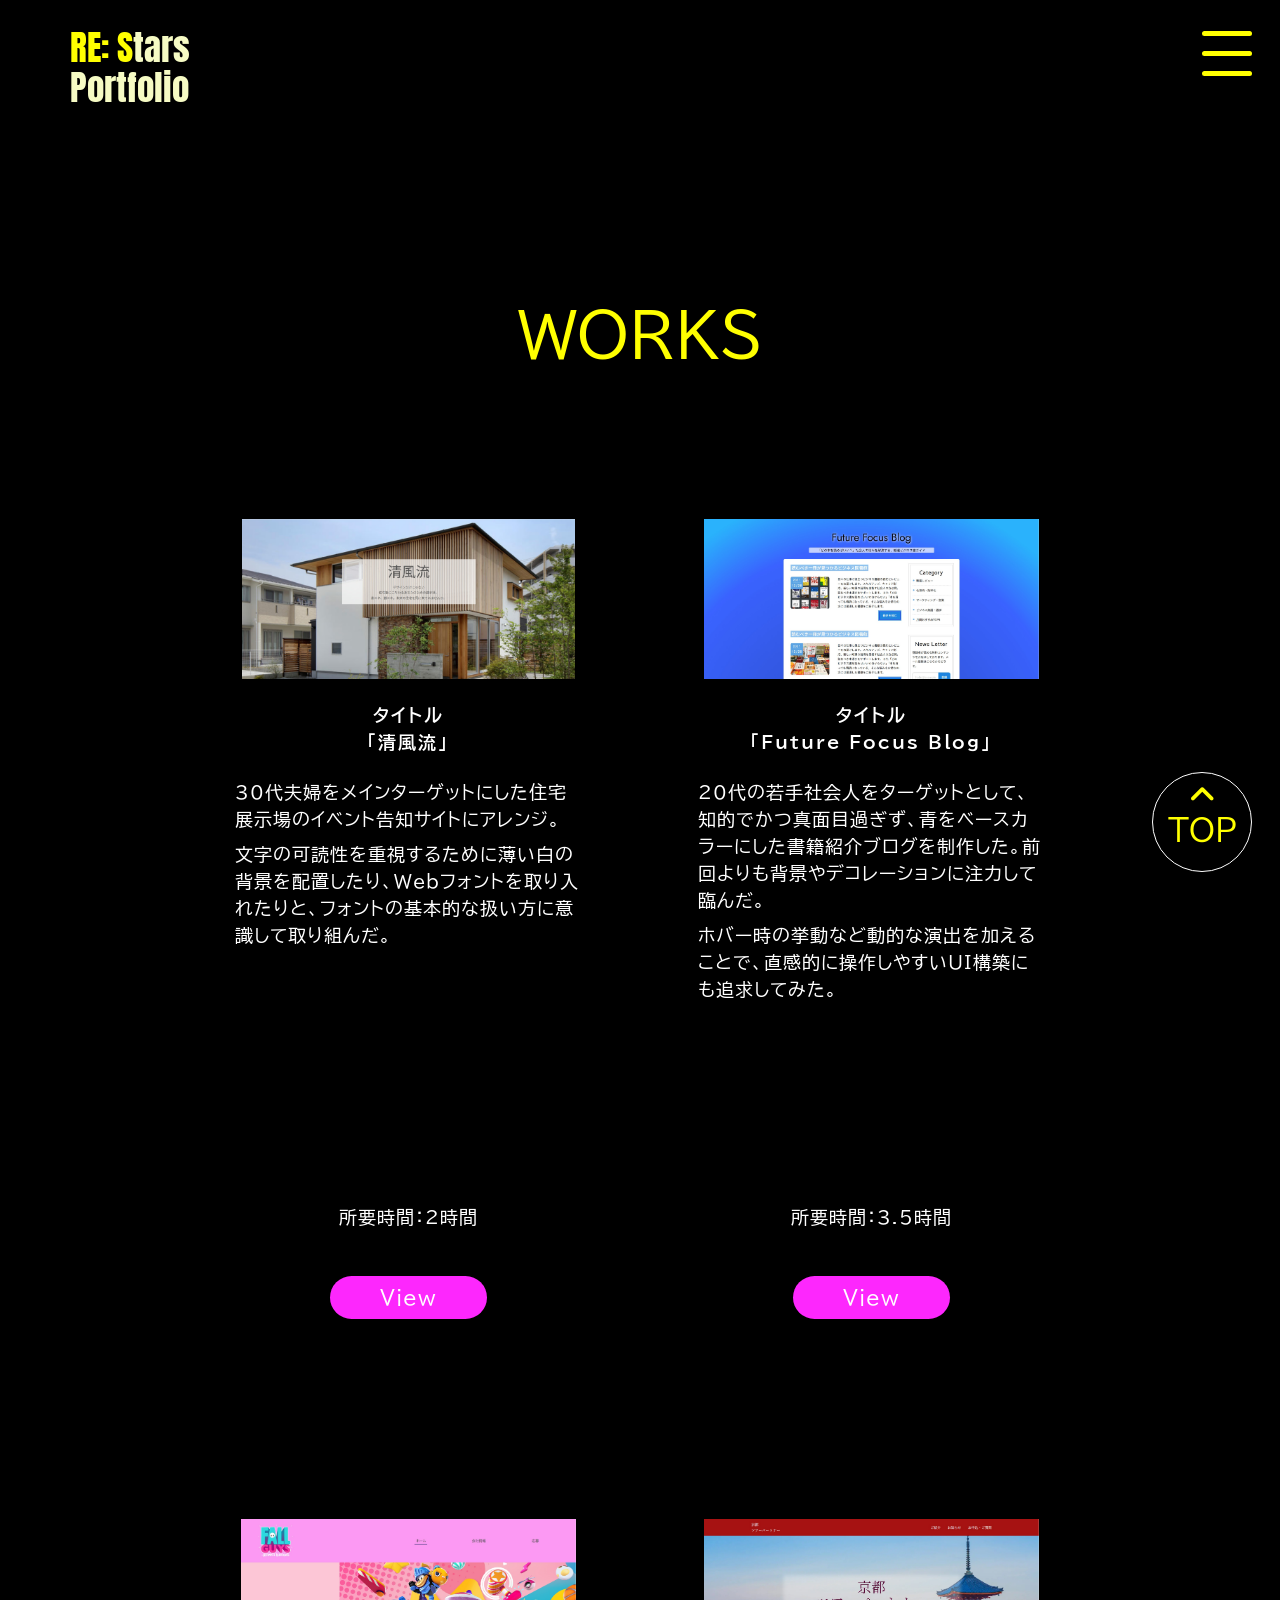
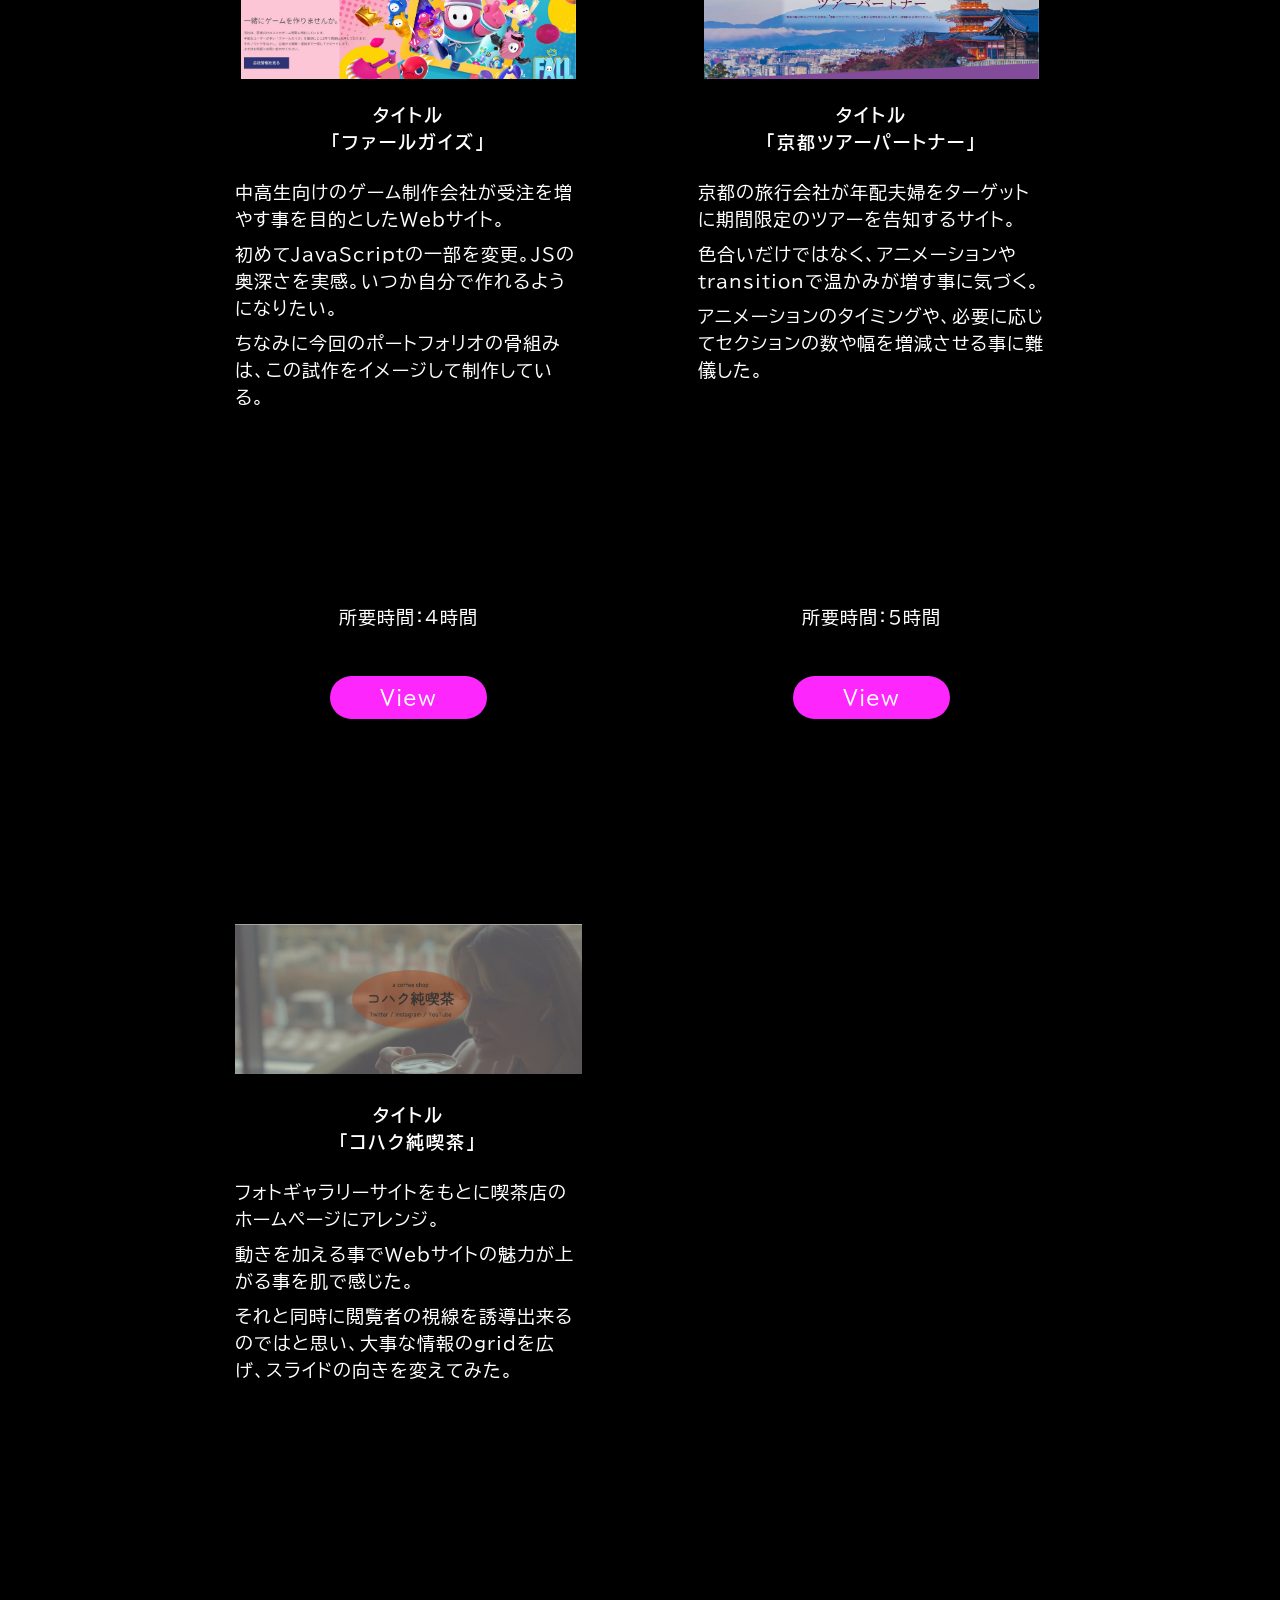
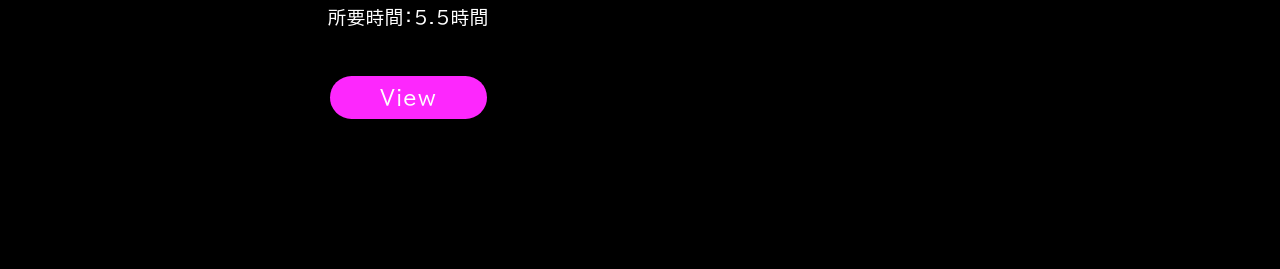
<file: Portfolio/works.html>
<!DOCTYPE html>
<html lang="ja">

<head>
  <meta charset="UTF-8">
  <meta name="viewport" content="width=device-width, initial-scale=1.0">
  <!-- CSS -->
  <link rel="stylesheet" href="css/reset.css">
  <link rel="stylesheet" href="css/style.css">
  <link rel="stylesheet" href="css/common.css">
  <link rel="stylesheet" href="css/works.css">
  <!-- Favorite Icon -->
  <link rel="icon alternate" href="image/logo_favicon.svg" type="image/svg">
  <!-- Google Font -->
  <!-- Title Font Candidate -->
  <link rel="preconnect" href="https://fonts.googleapis.com">
  <link rel="preconnect" href="https://fonts.gstatic.com" crossorigin>
  <link
    href="https://fonts.googleapis.com/css2?family=Anton&family=Lato:ital,wght@0,100;0,300;0,400;0,700;0,900;1,100;1,300;1,400;1,700;1,900&display=swap"
    rel="stylesheet">
  <!-- Main text Font -->
  <link rel="preconnect" href="https://fonts.googleapis.com">
  <link rel="preconnect" href="https://fonts.gstatic.com" crossorigin>
  <link href="https://fonts.googleapis.com/css2?family=BIZ+UDPGothic&family=Sawarabi+Gothic&display=swap"
    rel="stylesheet">
  <!-- Font Awesome Material Icon -->
  <link rel="stylesheet" href="https://cdnjs.cloudflare.com/ajax/libs/font-awesome/6.5.1/css/all.min.css">
  <title>TOP | Portfolio by Inada</title>
</head>

<body>
  <!-- header -->
  <header>
    <!-- banner -->
    <div class="header_wrapper">
      <a href="index.html">
        <h1 class="logo_banner">
          <span class="caps_all">
            <span class="yellow_font">
              re:
            </span>
          </span>
          <span class="caps_first">
            <span class="yellow_font">s</span>tars
          </span>
          <br>
          <span class="caps_first">
            portfolio
          </span>
        </h1>
      </a>
      <!-- menu -->
      <nav class="menu">
        <!-- hamburger_menu -->
        <input type="checkbox" id="hamburger_check">
        <label class="hamburger_btn" for="hamburger_check">
          <span class="hamburger_center_bar"></span>
        </label>
        <!-- list_menu -->
        <ul class="main_nav">
          <li><a href="index.html">top</a></li>
          <li>
            <a href="about.html">about</a>
          </li>
          <li><a href="works.html">works</a></li>
          <li><a href="study.html">study</a></li>
          <li><a href="contact.html">contact</a></li>
        </ul>
      </nav>
    </div>
  </header>
  <!-- main -->
  <main>
    <h2>works</h2>
    <!-- Works Grid -->
    <ul class="works_grid">
      <!-- one item -->
      <li>
        <dl>
          <dt>
            <a href="works/chap_2/demo/index.html" target="_blank" rel="noopener noreferrer">
              <img src="image/practice_chap_2.jpg" alt="chapter2のデモ_トップ画面">
            </a>
          </dt>
          <div class="description_text_container">
            <dt>
              <div>
                タイトル<br>
                「清風流」
              </div>
            </dt>
            <dd class="definition_description_text">
              <div>
                <p>30代夫婦をメインターゲットにした住宅展示場のイベント告知サイトにアレンジ。</p>
                <p>文字の可読性を重視するために薄い白の背景を配置したり、Webフォントを取り入れたりと、フォントの基本的な扱い方に意識して取り組んだ。</p>
              </div>
            </dd>
            <dd>所要時間：2時間</dd>
          </div>
          <div class="to_practice_btn btn_center">
            <a href="works/chap_2/demo/index.html" target="_blank" rel="noopener noreferrer" class="caps_first">
              view
            </a>
          </div>
        </dl>
      </li>
      <!-- item end -->
      <!-- one item -->
      <li>
        <dl>
          <dt>
            <a href="works/chap_3/demo/index.html" target="_blank" rel="noopener noreferrer">
              <img src="image/practice_chap_3.jpg" alt="chapter3のデモ_トップ画面">
            </a>
          </dt>
          <div class="description_text_container">
            <dt>
              <div>
                タイトル<br>
              「Future Focus Blog」
              </div>
            </dt>
            <dd class="definition_description_text">
              <div>
                <p>20代の若手社会人をターゲットとして、知的でかつ真面目過ぎず、青をベースカラーにした書籍紹介ブログを制作した。前回よりも背景やデコレーションに注力して臨んだ。</p>
                <p>
                ホバー時の挙動など動的な演出を加えることで、直感的に操作しやすいUI構築にも追求してみた。</p>
              </div>
            </dd>
            <dd>所要時間：3.5時間</dd>
          </div>
          <div class="to_practice_btn btn_center">
            <a href="works/chap_3/demo/index.html" target="_blank" rel="noopener noreferrer" class="caps_first">
              view
            </a>
          </div>
        </dl>
      </li>
      <!-- item end -->
      <!-- one item -->
      <li>
        <dl>
          <dt>
            <a href="works/chap_4/demo/index.html" target="_blank" rel="noopener noreferrer">
              <img src="image/practice_chap_4.jpg" alt="chapter4のデモ_トップ画面">
            </a>
          </dt>
          <div class="description_text_container">
            <dt>
              <div>
                タイトル<br>
                「ファールガイズ」
              </div>
            </dt>
            <dd class="definition_description_text">
              <div>
                <p>中高生向けのゲーム制作会社が受注を増やす事を目的としたWebサイト。</p>
                <p>初めてJavaScriptの一部を変更。JSの奥深さを実感。いつか自分で作れるようになりたい。</p>
                <p>ちなみに今回のポートフォリオの骨組みは、この試作をイメージして制作している。</p>
              </div>
            </dd>
            <dd>所要時間：4時間</dd>
          </div>
          <div class="to_practice_btn btn_center">
            <a href="works/chap_4/demo/index.html" target="_blank" rel="noopener noreferrer" class="caps_first">
              view
            </a>
          </div>
        </dl>
      </li>
      <!-- item end -->
      <!-- one item -->
      <li>
        <dl>
          <dt>
            <a href="works/chap_5/demo/index.html" target="_blank" rel="noopener noreferrer">
              <img src="image/practice_chap_5.jpg" alt="chapter5のデモ_トップ画面">
            </a>
          </dt>
          <div class="description_text_container">
            <dt>
              <div>
                タイトル<br>
                「京都ツアーパートナー」
              </div>
            </dt>
            <dd class="definition_description_text">
              <div>
                <p>京都の旅行会社が年配夫婦をターゲットに期間限定のツアーを告知するサイト。</p>
                <p>色合いだけではなく、アニメーションやtransitionで温かみが増す事に気づく。</p>
                <p>アニメーションのタイミングや、必要に応じてセクションの数や幅を増減させる事に難儀した。</p>
              </div>
            </dd>
            <dd>所要時間：5時間</dd>
          </div>
          <div class="to_practice_btn btn_center">
            <a href="works/chap_5/demo/index.html" target="_blank" rel="noopener noreferrer" class="caps_first">
              view
            </a>
          </div>
        </dl>
      </li>
      <!-- item end -->
      <!-- one item -->
      <li>
        <dl>
          <dt>
            <a href="works/chap_6/demo/index.html" target="_blank" rel="noopener noreferrer">
              <img src="image/practice_chap_6.jpg" alt="chapter6のデモ_トップ画面">
            </a>
          </dt>
          <div class="description_text_container">
            <dt>
              <div>
                タイトル<br>
                「コハク純喫茶」
              </div>
            </dt>
            <dd class="definition_description_text">
              <div>
                <p>フォトギャラリーサイトをもとに喫茶店のホームページにアレンジ。</p>
                <p>動きを加える事でWebサイトの魅力が上がる事を肌で感じた。</p>
                <p>それと同時に閲覧者の視線を誘導出来るのではと思い、大事な情報のgridを広げ、スライドの向きを変えてみた。</p>
              </div>
            </dd>
            <dd>所要時間：5.5時間</dd>
          </div>
          <div class="to_practice_btn btn_center">
            <a href="works/chap_6/demo/index.html" target="_blank" rel="noopener noreferrer" class="caps_first">
              view
            </a>
          </div>
        </dl>
      </li>
      <!-- item end -->   
    </ul>
    <!-- Back to Top Button -->
    <a href="#" class="caps_all">
      <div class="back_top_btn">
        <!-- Font Awesome Material Icon -->
        <i class="fa-solid fa-angle-up"></i>
        <span>top</span>
      </div>
    </a>
  </main>
</body>

</html>
</file>
<file: Portfolio/css/common.css>
h2 {
  color: #FFFF00;
  text-align: center;
  font-size: 6rem;
  text-transform: uppercase;
  margin-top: 20rem;
  margin-bottom: 12rem;
}


/* 英文の大文字化 */
.caps_all {
  text-transform: uppercase;
}

.caps_first {
  text-transform: capitalize;
}


/*======================== 
SmartPhone Landscape
　スマートフォン　横
========================*/
@media screen and (max-width:940px) and (orientation : landscape) {
  h2 {
    margin-top: 8rem;
    margin-bottom: 18rem;
  }

}

/*======================== 
SmartPhone Portrait
スマホ　縦 
========================*/
@media screen and (max-width:440px) and (orientation: portrait) {

h2 {
    font-size: 5rem;
    margin: 20rem 0 15rem ;
  }

}
</file>
<file: Portfolio/css/style.css>
/* font memo

Title logo candidate
タイトルロゴ候補
  font-family: "Anton", sans-serif;
  font-family: "Lato", sans-serif;
  上を採用。(use the top)
*/

:root {
  --header-height: 10rem;
  --font-heading: 2.4rem;
  --font-medium: 1.75rem;
  --color-main_font: #FFFF00;
  --color-background: #000;
}

html {
  font-size: 10px;
  /* 1rem = 10px */
  scroll-behavior: smooth;
  /* 画面右下の「topに戻るボタン」を押した際にスムーズにスクロールするようにする */
}

body {
  background-color: var(--color-background);
  color: var(--color-main_font);
  /* English font for main text
  本文の英文フォント */
  font-family: "Sawarabi Gothic", sans-serif;
  /* Japanese font for main text
  本文の日本語フォント */
  font-family: "BIZ UDPGothic", sans-serif;
}

/* 
Header setting
ヘッダー設定 
 */

header {
  width: 100%;
  height: var(--header-height);
}

.header_wrapper {
  display: flex;
  align-items: center;
  top: 0;
  left: 0;
  width: 100%;
  padding: 0 10rem;
  height: var(--header-height);
  background-color: var(--color-background);
  position: fixed;
  z-index: 10;
  font-size: var(--font-heading);
  justify-content: space-between;
  border-bottom: 1px solid rgba(255, 255, 255, 0.3);
}



/*
Main banner in the top left
 左上の本バナー 
*/

.header_wrapper>a {
  color: #f6fbc4;
  text-decoration: none;
  position: relative;
}

.logo_banner {
  font-family: "Anton", sans-serif;
  font-size: 3.5rem;
  text-decoration: none;
}

.yellow_font {
  -webkit-text-fill-color: var(--color-main_font);
}

#hamburger_check {
  display: none;
}

.menu {
  position: relative;
}

.main_nav {
  display: flex;
  justify-content: space-between;
  list-style: none;
}

.main_nav a,
.main_nav a:hover,
.main_nav a:visited {
  list-style: none;
  text-decoration: none;
  color: inherit;
  text-align: left;
}

.main_nav a {
  display: block;
  width: 18rem;
  text-decoration: none;
  text-transform: uppercase;
  position: relative;
}

/*　
Animation shooting star
流れ星アニメーション 
*/
.main_nav a:after {
  position: absolute;
  content: "";
  right: 0;
  bottom: -2rem;
  width: 0%;
  height: 0.1rem;
  background-image: linear-gradient(to right, var(--color-main_font), var(--color-background));
  padding-bottom: 0.2rem;
  transition: 0s;
}

.main_nav a:hover:after {
  width: 100%;
  transition: 0.4s ease-out;
  text-align: left;
}

.main_nav a:before {
  content: "★";
  color: var(--color-background);
  margin-right: 0.7rem;
  transition: 0s;
}

.main_nav a:hover:before {
  color: var(--color-main_font);
  transition: 1s;
}

/*　
End of
Animation shooting star
終わり～～～流れ星アニメーション 
*/

/* 
Background range settings
背景の範囲設定
 */
#logo-section {
  width: 100%;
  height: calc(100vh - 10rem - 20vh);
  position: relative;
  display: block;
}

#about-section {
  width: 100%;
  height: 100vh;
  position: relative;
}

#works-section {
  width: 100%;
  height: 100vh;
  position: relative;
}

#contact-section {
  width: 100%;
  height: 60vh;
  position: relative;
}


/* 
logo title setting
ロゴタイトルの設定*/
.logo_wrap {
  position: absolute;
  top: 50%;
  left: 50%;
  transform: translateX(-50%) translateY(-50%);
}

.logo_title {
  display: block;
  position: relative;
  text-align: center;
  justify-content: center;
  font-size: 20rem;
  font-family: "Anton", sans-serif;
  color: #EDF684;
  white-space: nowrap;
}

/* 
logo animation 1st line
ロゴアニメーション、1行目 */
.logo_shooting_star_1 {
  position: relative;
}

.logo_shooting_star_1::before {
  position: absolute;
  content: "";
  bottom: 0;
  height: 3px;
  background-color: var(--color-main_font);
  animation-name: logo_trajectory_1;
  animation-duration: 0.7s;
  animation-timing-function: linear;
  animation-iteration-count: 1;
  animation-fill-mode: forwards;
}

@keyframes logo_trajectory_1 {
  0% {
    width: 0%;
    left: 0;
  }

  49% {
    width: 100%;
    left: 0;
  }

  50% {
    width: 100%;
    left: auto;
    right: 0;
  }

  100% {
    width: 0%;
    left: auto;
    right: 0;
  }
}

.caps_animation_1 {
  animation-name: turns_yellow_1;
  animation-duration: 0.5s;
  animation-timing-function: linear;
  animation-iteration-count: 1;
  animation-fill-mode: forwards;
}

@keyframes turns_yellow_1 {
  90% {
    color: #EDF684;
  }

  100% {
    color: var(--color-main_font);
  }
}

/* 
logo animation 2nd line
ロゴアニメーション、2行目 */
.logo_shooting_star_2 {
  position: relative;
}

.logo_shooting_star_2::before {
  position: absolute;
  content: "";
  bottom: 0;
  height: 3px;
  background-color: var(--color-main_font);
  animation-name: logo_trajectory_2;
  animation-duration: 0.7s;
  animation-timing-function: linear;
  animation-iteration-count: 1;
  animation-fill-mode: forwards;
  animation-delay: 0.7s;
}

@keyframes logo_trajectory_2 {
  0% {
    width: 0%;
    left: 0;
  }

  49% {
    width: 100%;
    left: 0;
  }

  50% {
    width: 100%;
    left: auto;
    right: 0;
  }

  100% {
    width: 0%;
    left: auto;
    right: 0;
  }
}

.caps_animation_2 {
  animation-name: turns_yellow_2;
  animation-duration: 1.0s;
  animation-timing-function: linear;
  animation-iteration-count: 1;
  animation-fill-mode: forwards;
}

@keyframes turns_yellow_2 {
  90% {
    color: #EDF684;
  }

  100% {
    color: var(--color-main_font);
  }
}

/* 
"Guide to scroll down"
下へスクロールするように誘導 */
.guide_text {
  display: block;
  margin: 2.5rem auto 1rem;
  text-align: center;
  font-size: 3.5rem;
  color: #ffcc00;
}

/* 
Font Awesome Material Icon
"angles-down" 
スクロール誘導の矢印アイコン*/
.logo_wrap .fa-angles-down {
  display: block;
  font-size: 3.5rem;
  text-align: center;
  color: #ffcc00;
}

/* Change the arrow from transparent to lit and move it down.
矢印を透明から点灯させつつ下へ移動 */
@keyframes blinking_down {
  0% {
    opacity: 0.2;
    transform: translateY(0);
  }

  100% {
    opacity: 1;
    transform: translateY(100%);
  }
}

#blink_down {
  animation-name: blinking_down;
  animation-duration: 1.2s;
  animation-iteration-count: infinite;
  /* 繰り返し処理 */
  animation-direction: normal;
  /* 再生方向 */
}

/* 
Add a gradient pink border.
ピンクの境界線（右下）を入れる */
.lower-right-gradient_pink_border {
  clip-path: polygon(0 0,
      100% calc(20% - 0.5rem),
      100% 20%,
      0 0.5rem);
  width: 100%;
  height: 100vh;
  -ms-height: 5px;
  background-image: -webkit-linear-gradient(180deg, rgba(255, 255, 255, 1), rgba(240, 32, 228, 1) 19%, rgba(247, 35, 235, 1) 68%, rgba(143, 46, 121, 1) 97%);
  background-color: #ee82ee;
  position: absolute;
  display: block;
  z-index: 2;
}

/* 
Add a short skyblue border.
短い水色の交線を入れる */
.lower-left-skyblue_border {
  clip-path: polygon(0 calc(100% - 0.5rem),
      calc(100% - 0.5rem) 0,
      100% 0.5rem,
      0.5rem 100%);
  top: 0;
  left: 0;
  width: 40%;
  height: 20vh;
  -ms-height: 5px;
  background-color: #68fdff;
  position: absolute;
  display: block;
  z-index: 1;
}

/* 
Add a gradient skyblue border.
水色の境界線（左下）を入れる */
.lower-left-gradient_skyblue_border {
  clip-path: polygon(0 calc(20% - 0.5rem),
      0 20%,
      100% 0.5rem,
      100% 0);
  top: 0;
  left: 0;
  width: 100%;
  height: 100vh;
  -ms-height: 5px;
  background-image: linear-gradient(0deg, rgba(255, 255, 255, 1), rgba(121, 240, 255, 1) 16% 78%, rgba(35, 102, 247, 1));
  background-color: #68fdff;
  position: absolute;
  display: block;
  z-index: 2;
}

/* 
Add a short pink border.
短いピンク色の交線を入れる */
.lower-right-pink_border {
  clip-path: polygon(0 0,
      100% calc(100% - 0.5rem),
      100% 100%,
      0 0.5rem);
  top: 0;
  right: 0;
  width: 40%;
  height: 20vh;
  -ms-height: 5px;
  background-color: #F020E4;
  position: absolute;
  display: block;
  z-index: 1;
}

/* 
pink border setting for the contact section.
contact用のピンク線*/
#contact_section_border_height {
  clip-path: polygon(0 0,
      100% calc(33% - 0.5rem),
      100% 33%,
      0 0.5rem);
  height: 60vh;
}

/*
Summary and Access
"About section"
"Works sectino"
項目の概要とリンク */
.inner_wrap {
  display: flex;
  position: absolute;
  top: 50%;
  left: 50%;
  transform: translate(-50%, -30%);
  width: 70%;
  max-width: 150rem;
  justify-content: space-around;
}

.animation_box {
  /*
  Fade in from the bottom using jQuery
  jQueryを使って下からフェードイン  */
  opacity: 0;
  transition: 1s ease;
}

.summary_wrap {
  max-width: 50%;
}

h2 {
  text-align: center;
  font-size: 6rem;
  text-transform: uppercase;
}

.summary_wrap h2 {
  margin-top: 2rem;
  margin-bottom: 7rem;
  letter-spacing: 0.18rem;
}

.summary_wrap h3 {
  font-size: 3rem;
  line-height: 5.5rem;
  letter-spacing: 0.3rem;
}

.summary_wrap p {
  font-size: 2.2rem;
  line-height: 4rem;
  letter-spacing: 0.8rem;
  margin: 1rem 3rem 3rem;
}

.reverse {
  flex-direction: row-reverse;
}

#works-section .summary_wrap p {
  margin-left: 5rem;
  margin-right: 0.8rem;
  letter-spacing: 0.8rem;
}

.access_wrap {
  margin: auto 0;
  text-align: center;
}

/* 
Font Awesome Material Icon
"circle-down"  */
/* 
Down arrow in "access_wrap"
「access_wrap」の中の下矢印 */
.fa-circle-down {
  display: inline-block;
  font-size: 3.5rem;
  margin-right: 1rem;
  margin-bottom: 2.5rem;
  animation-name: shaking_up_down;
  animation-duration: .5s;
  animation-iteration-count: infinite;
  /* 繰り返し処理 */
  animation-direction: alternate;
  /* 再生方向 */
}

/* 
Shake the arrow up and down
矢印アイコンを上下に揺らす */
@keyframes shaking_up_down {
  0% {
    transform: translateY(0);
  }

  100% {
    transform: translateY(-0.4rem);
  }
}

.access_wrap span {
  display: inline-block;
  font-size: 3.5rem;
  margin-bottom: 0rem;
}

.access_wrap img {
  display: block;
}

/* 
access img and text Decoration 
概要リンク画像などの装飾*/
#about-section .access_wrap img {
  filter:
    brightness(0) invert(1) drop-shadow(0.5rem 0.5rem 0rem #fff);
}

#about-section .access_wrap img:hover {
  transition: 0.3s ease-in;
  filter: brightness(0) invert(1) drop-shadow(2rem 2rem 2rem #fff) drop-shadow(-2rem -2rem 2rem #fff);
}

#works-section .access_wrap img:hover {
  transition: 0.3s ease-in;
  transform: scale(1.05);
}

/* Contact Section*/
.contact_wrap {
  position: absolute;
  top: 50%;
  left: 50%;
  transform: translate(-50%, 20%);
  text-align: center;
  font-size: 3rem;
}

.contact_wrap h2 {
  margin-top: 0rem;
  margin-bottom: 2rem;
}

.contact_wrap span,
.contact_wrap i {
  color: #dd9900;
}

/* 
Use default icon inverted
Font Awesomeのアイコンを上下反転して使用 */
#upper_arrrow {
  transform: scale(-1);
  font-size: 2rem;
  animation-name: shaking_up;
  animation-duration: .5s;
  animation-iteration-count: infinite;
  animation-direction: alternate;
}

/* 
Shake the arrow up and down
矢印アイコンを上下に揺らす */
@keyframes shaking_up {
  0% {
    transform: scale(-1) translate(0);
  }

  100% {
    transform: scale(-1) translateY(0.3rem);
  }
}

#contact-section h2:hover {
  transition: 0.3s ease-in;
  transform: scale(1.04);
}

/* Back to Top button
画面右下のTOPボタン */
.back_top_btn {
  position: fixed;
  right: 10rem;
  bottom: 12rem;
  text-align: center;
  font-size: 3rem;
  width: 10rem;
  height: 10rem;
  background: #000;
  border: 1px solid #fff;
  border-radius: 50%;
  z-index: 3;
  padding-top: 0.5rem;
}

.back_top_btn i,
.back_top_btn span {
  line-height: 3rem;
}

/* ===================
Responsive 
レスポンシブ
===================== */
/* 
(orientation : landscape)

Tablet
タブレット横向き
1400

SmartPhone
スマホ横向き スマートフォン
940

(orientation: portrait)

Tablet
タブレット縦向き
1100

SmartPhone
スマホ縦向き スマートフォン
440

*/

/*======================== 
Tablet Landscape
タブレット　横 
========================*/

@media screen and (max-width:1400px) and (orientation : landscape) {

  .header_wrapper {
    background-color: transparent;
    height: 10.6rem;
    border: none;
    padding: 0;
  }

  .logo_banner {
    position: fixed;
    margin-left: 0;
    top: 2.8rem;
    left: 7rem;
  }

  .menu {
    position: absolute;
    top: 0;
    right: 0;
    margin: 0;
    width: 30rem;
    height: 31rem;
  }

  /* 
  ----------------------------
  Hamburger Menu
  ----------------------------
   */
  .hamburger_btn {
    display: flex;
    position: fixed;
    top: 2.8rem;
    right: 2.8rem;
    height: 5rem;
    width: 5rem;
    justify-content: center;
    align-items: center;
    z-index: 11;
  }

  /* 
  Create 3 lines
  疑似要素含め、ボーダー３本作成 
  */
  .hamburger_btn .hamburger_center_bar,
  .hamburger_btn .hamburger_center_bar:before,
  .hamburger_btn .hamburger_center_bar:after {
    content: "";
    display: block;
    width: 100%;
    height: 0.5rem;
    border-radius: 5rem;
    background-color: #FFFF00;
    position: absolute;
    transition: 0.5s;
  }

  .hamburger_btn .hamburger_center_bar:before {
    bottom: 2rem;
  }

  .hamburger_btn .hamburger_center_bar::after {
    top: 2rem;
  }

  /*
  If check the hamburger, marked as [X].
  チェックすると×になる 
  */
  #hamburger_check:checked~.hamburger_btn .hamburger_center_bar {
    background-color: rgba(255, 255, 255, 0);
  }

  #hamburger_check:checked~.hamburger_btn .hamburger_center_bar:before {
    bottom: 0;
    transform: rotate(45deg);
  }

  #hamburger_check:checked~.hamburger_btn .hamburger_center_bar:after {
    top: 0;
    transform: rotate(-45deg);
  }

  /*
  Menu Display on/off
  メニューを見え隠れさせる 
  */
  .main_nav {
    transform: translateX(100%);
    transition: 0.5s ease-in-out;
  }

  #hamburger_check:checked~.main_nav {
    transform: translateX(0);
    transition: 0.5s ease-in-out;
  }

  #hamburger_check {
    display: none;
  }

  /*
  ----------------------------
  End of 
  Hamburger Menu
  ----------------------------
  */

  .hamburger_btn .hamburger_center_bar,
  .hamburger_btn .hamburger_center_bar:before,
  .hamburger_btn .hamburger_center_bar:after {
    content: "";
    display: block;
    width: 100%;
    height: 0.5rem;
    border-radius: 5rem;
    background-color: #FFFF00;
    position: absolute;
    transition: 0.5s;
  }

  /* 
  Adjust main_nav 
  main_navの微調整 */
  .main_nav {
    display: block;
    height: 40rem;
    background-color: rgba(0, 0, 0, 0.9);
    padding: 10.6rem 0;
    z-index: 9;
  }

  .main_nav li {
    margin: 1.1rem 0;
    margin-right: 0;
    width: 32rem;
    display: inline-block;
    text-align: right;
  }

  .main_nav li a {
    display: inline;
    line-height: 3.4rem;
    position: relative;
    border-bottom: 1px solid var(--color-main_font);
  }

  .main_nav li a:before {
    content: "★";
    color: var(--color-main_font);
    margin-right: 1.9rem;
  }

  .main_nav li:first-child a {
    padding: 2rem 8rem 1.2rem 1.2rem;
  }

  .main_nav li:nth-child(2) a {
    padding: 2rem 6.5rem 1.2rem 1.2rem;
  }

  .main_nav li:nth-child(3) a {
    padding: 2rem 8.5rem 1.2rem 1.2rem;
  }

  .main_nav li:nth-child(4) a {
    padding: 2rem 11.6rem 1.2rem 1.2rem;
  }

  .main_nav li:nth-child(5) a {
    padding: 2rem 10rem 1.2rem 1.2rem;
  }

  /*
  Remove shooting star animation 
  流れ星アニメーションを消す 
  */
  .main_nav a:before,
  .main_nav a:after {
    content: none;
  }

  .main_nav a,
  .main_nav a:hover,
  .main_nav a:visited {
    text-align: right;
  }

  /*
  End of
  Remove shooting star animation
  終わり--流れ星アニメーションを消す 
  */

  /* 
  Adjust main Tab
  mainタブ内の微調整 */
  .logo_wrap {
    top: calc(50% + 5rem);
  }

  .logo_title {
    display: block;
    position: relative;
    margin: 0 auto;
    text-align: center;
    justify-content: center;
    font-size: 14.5rem;
    font-family: "Anton", sans-serif;
    color: #EDF684;
  }

  .inner_wrap {
    top: 58%;
  }

  .summary_wrap h2 {
    font-size: 4rem;
    margin-bottom: 4rem;
  }

  .summary_wrap p {
    font-size: 2.2rem;
    line-height: 3rem;
    letter-spacing: 0.8rem;
    margin: 1rem 3rem 3rem;
  }

  .back_top_btn {
    margin-right: 0rem;
    right: 2.8rem;
    bottom: 2.8rem;
    font-size: 3rem;
    width: 10rem;
    height: 10rem;
    padding-top: 0.5rem;
  }

}

/*======================== 
SmartPhone Landscape
スマホ 横　スマートフォン
========================*/
@media screen and (max-width:940px) and (orientation : landscape) {

  /* 
  Adjust header
  ヘッダーの微調整 */
  .header_wrapper {
    height: 7rem;
  }

  .logo_banner {
    top: 1.7rem;
    left: 4rem;
    font-size: 1.6rem;
  }

  .menu {
    position: absolute;
    top: 0;
    right: 0;
    margin: 0;
    width: 30rem;
    height: 31rem;
  }

  .hamburger_btn {
    top: 2.2rem;
    right: 2.2rem;
    height: 3.1rem;
    width: 3.1rem;
  }

  .hamburger_btn .hamburger_center_bar,
  .hamburger_btn .hamburger_center_bar:before,
  .hamburger_btn .hamburger_center_bar:after {
    height: 0.4rem;
    transition: 0.5s;
  }

  .hamburger_btn .hamburger_center_bar:before {
    bottom: 1.25rem;
  }

  .hamburger_btn .hamburger_center_bar::after {
    top: 1.25rem;
  }

  /*　
  Adjust a class "main_nav" 
  クラス「main_nav」の微調整 */
  .menu {
    width: 20rem;
    height: 31rem;
    width: 0;
    height: 0;
  }

  .main_nav {
    display: block;
    position: absolute;
    top: 0;
    right: 0;
    width: 20rem;
    height: 35rem;
    background-color: rgba(0, 0, 0, 0.9);
    padding-top: 7rem;
    z-index: 9;
  }

  .main_nav li {
    margin: 1.1rem 0;
    width: 33rem;
  }

  .main_nav li a {
    font-size: 1.7rem;
    line-height: 1.7rem;
  }

  .main_nav li a:before {
    margin-right: 1.2rem;
  }

  .main_nav li:first-child a {
    padding: 1.6rem 15rem 1.1rem 0.6rem;
  }

  .main_nav li:nth-child(2) a {
    padding: 1.6rem 13.8rem 1.1rem 0.6rem;
  }

  .main_nav li:nth-child(3) a {
    padding: 2rem 15.2rem 1.1rem 0.6rem;
  }

  .main_nav li:nth-child(4) a {
    padding: 2rem 17.25rem 1.1rem 0.6rem;
  }

  .main_nav li:nth-child(5) a {
    padding: 2rem 16.1rem 1.1rem 0.6rem;
  }

  /* 
  Adjust logo section
  logo-sectio内の微調整 */
  #logo-section {
    height: calc(100vh - 7rem);
  }

  .logo_title {
    display: block;
    position: relative;
    margin: 0 auto;
    text-align: center;
    justify-content: center;
    font-size: 8rem;
    font-family: "Anton", sans-serif;
    color: #EDF684;
  }

  .logo_wrap {
    top: calc(50% - 5rem);
  }

  .guide_text {
    font-size: 2rem;
    margin-top: 0.5rem;
    margin-bottom: 0.5rem;
  }

  /* 
  Font Awesome Material Icon
  "angles-down" */
  .logo_wrap .fa-angles-down {
    display: block;
    font-size: 2rem;
    text-align: center;
    color: #ffcc00;
  }

  @keyframes blinking_down {
    0% {
      opacity: 0.2;
      transform: translateY(0);
    }

    100% {
      opacity: 1;
      transform: translateY(50%);
    }
  }

  /* 
  Adjust Summary and Access
  項目の概要とリンクの微調整*/
  .inner_wrap {
    top: 55%;
  }

  .summary_wrap h2 {
    font-size: 3rem;
    margin: 2.5rem;
    letter-spacing: 0.15rem;
  }

  .summary_wrap h3 {
    font-size: 1.8rem;
    line-height: 1.8rem;
  }

  .summary_wrap p {
    font-size: 1.5rem;
    line-height: 2.3rem;
    letter-spacing: 0.3rem;
    margin: 1.5rem 2.0rem 1.5rem;
  }

  #works-section .summary_wrap p {
    margin-bottom: 2rem;
  }

  .fa-circle-down {
    font-size: 2.5rem;
    margin-bottom: 0rem;
  }

  .access_wrap span {
    font-size: 2.5rem;
    letter-spacing: 0.15rem;
  }

  .access_wrap img {
    display: block;
    transform: scale(0.75);
  }

  /* 
  Adjust Contact section*/
  .contact_wrap {
    transform: translate(-50%, -20%);
  }

  .contact_wrap h2 {
    font-size: 3rem;
    margin-bottom: 0.5rem;
  }

  .contact_wrap span {
    font-size: 2.4rem;
  }

  #upper_arrrow {
    font-size: 2rem;
  }

  .back_top_btn {
    right: 2rem;
    bottom: 2rem;
    font-size: 1.5rem;
    width: 5rem;
    height: 5rem;
    border-radius: 50%;
    z-index: 3;
    padding-top: 0.5rem;
  }

  /* 
  Adjust back to button
  右下のトップボタンの微調整*/
  .back_top_btn i,
  .back_top_btn span {
    line-height: 0.8rem;
  }

}

/*======================== 
Tablet Portrait
タブレット　縦 
========================*/
@media screen and (max-width:1100px) and (orientation: portrait) {

  .header_wrapper {
    height: 18rem;
    border: none;
    z-index: 10;
    border-bottom: 1px solid rgba(255, 255, 255, 0.3);
    padding: 0;
  }

  .header_wrapper>a {
    color: #f6fbc4;
    text-decoration: none;
    position: relative;
    top: 0;
    left: 5rem;
  }

  .logo_banner {
    position: fixed;
    margin-left: 0;
    top: 4rem;
    left: 4.8rem;
    font-size: 5rem;
  }

  .menu {
    position: absolute;
    top: 0;
    right: 0;
    width: 26rem;
    height: 28rem;
    margin-right: 0rem;
  }

  /* 
  ----------------------------
  Hamburger Menu
  ----------------------------
   */
  .hamburger_btn {
    display: flex;
    position: fixed;
    top: 4rem;
    right: 4.8rem;
    height: 10rem;
    width: 10rem;
    justify-content: center;
    align-items: center;
    z-index: 11;
  }

  /* Create 3 lines
  疑似要素含め、ボーダー３本作成 */
  .hamburger_btn .hamburger_center_bar,
  .hamburger_btn .hamburger_center_bar:before,
  .hamburger_btn .hamburger_center_bar:after {
    content: "";
    display: block;
    width: 100%;
    height: 1rem;
    border-radius: 5rem;
    background-color: #FFFF00;
    position: absolute;
    transition: 0.5s;
  }

  .hamburger_btn .hamburger_center_bar:before {
    bottom: 3.3rem;
  }

  .hamburger_btn .hamburger_center_bar::after {
    top: 3.3rem;
  }

  /*
  If check the hamburger, marked as [X].
  チェックすると×になる 
  s*/
  #hamburger_check:checked~.hamburger_btn .hamburger_center_bar {
    background-color: rgba(255, 255, 255, 0);
  }

  #hamburger_check:checked~.hamburger_btn .hamburger_center_bar:before {
    bottom: 0;
    transform: rotate(45deg);
  }

  #hamburger_check:checked~.hamburger_btn .hamburger_center_bar:after {
    top: 0;
    transform: rotate(-45deg);
  }

  /*
  Menu Display on/off
   メニューを見え隠れさせる */
  .main_nav {
    transform: translateX(100%);
    transition: 0.5s ease-in-out;
    z-index: 9;
  }

  #hamburger_check:checked~.main_nav {
    transform: translateX(0%);
    transition: 0.5s ease-in-out;
  }

  #hamburger_check {
    display: none;
  }

  /*
  ----------------------------
  End of 
  Hamburger Menu
  ----------------------------
  */

  .hamburger_btn .hamburger_center_bar,
  .hamburger_btn .hamburger_center_bar:before,
  .hamburger_btn .hamburger_center_bar:after {
    content: "";
    display: block;
    width: 100%;
    height: 0.5rem;
    border-radius: 5rem;
    background-color: #FFFF00;
    position: absolute;
    transition: 0.5s;
  }

  /*　
  Adjust main_nav main_nav 
  main_navの微調整 */
  .main_nav {
    display: block;
    height: 47rem;
    background-color: rgba(0, 0, 0, 0.9);
    padding: 16rem 0;
  }

  .main_nav li {
    margin: 1.1rem 0;
    margin-right: 0;
    margin-left: 3.5rem;
    width: 26rem;
    display: inline-block;
    text-align: right;
  }

  .main_nav li a {
    display: inline;
    line-height: 3.4rem;
    position: relative;
    border-bottom: 1px solid var(--color-main_font);
  }

  .main_nav li a:before {
    content: "★";
    color: var(--color-main_font);
    margin-right: 1.9rem;
  }

  .main_nav li:first-child a {
    padding: 2rem 8rem 1.2rem 1.2rem;
  }

  .main_nav li:nth-child(2) a {
    padding: 2rem 6.0rem 1.2rem 1.2rem;
  }

  .main_nav li:nth-child(3) a {
    padding: 2rem 7.5rem 1.2rem 1.2rem;
  }

  .main_nav li:nth-child(4) a {
    padding: 2rem 9.9rem 1.2rem 1.2rem;
  }

  .main_nav li:nth-child(5) a {
    padding: 2rem 9rem 1.2rem 1.2rem;
  }

  /* 
  Remove shooting star animation 
  流れ星アニメーションを消す 
   */
  .main_nav a:before,
  .main_nav a:after {
    content: none;
  }

  .main_nav a,
  .main_nav a:hover,
  .main_nav a:visited {
    text-align: right;
  }

  /*　
  End of
  Remove shooting star animation 
  終わり～流れ星アニメーションを消す
   */

  header {
    height: 18rem;
    width: 100%;
  }

  /* 
  Adjust main Tab
  mainタブ内の微調整 */

  .logo_wrap {
    display: block;
  }

  .logo_title {
    font-size: 18rem;
  }

  .guide_text {
    font-size: 4rem;
  }

  .logo_wrap .fa-angles-down {
    font-size: 4rem;
  }

  .inner_wrap {
    top: 55%;
    width: 95%;
  }

}

/*======================== 
SmartPhone Portrait
スマホ　縦 スマートフォン
========================*/
@media screen and (max-width:440px) and (orientation: portrait) {

  /* 
  Adjust header
  ヘッダーの微調整 */
  header {
    height: 13rem;
  }

  .header_wrapper {
    height: 13rem;
  }

  .logo_banner {
    position: fixed;
    margin-left: 0;
    top: 4rem;
    left: 12rem;
    font-size: 2rem;
    width: 19rem;
    transform: scale(2, 1.7);
  }

  .hamburger_btn {
    top: 3.5rem;
    right: 2rem;
    height: 6rem;
    width: 7rem;
  }

  .hamburger_btn .hamburger_center_bar:before {
    bottom: 3rem;
  }

  .hamburger_btn .hamburger_center_bar::after {
    top: 3rem;
  }

  /*　
  Adjust a class "main_nav" 
  クラス「main_nav」の微調整 */
  .menu {
    margin-top: 13rem;
    width: 0rem;
    height: 0rem;
  }

  .main_nav {
    position: absolute;
    top: 0;
    right: 0;
    height: 32rem;
    padding: 2rem 0;
  }

  .main_nav li {
    margin: 1.1rem 0;
    margin-right: 0;
    margin-left: 2rem;
    width: 21.8rem;
    display: inline-block;
    text-align: right;
  }

  .main_nav li a {
    display: inline;
    right: 0;
    line-height: 3.4rem;
    position: relative;
    border-bottom: 1px solid #FFFF00;
  }

  .main_nav li a:before {
    content: "★";
    color: var(--color-main_font);
    margin-right: 1.9rem;
  }

  .main_nav li:first-child a {
    padding: 2rem 4.2rem 1.2rem 1.2rem;
  }

  .main_nav li:nth-child(2) a {
    padding: 2rem 1.9rem 1.2rem 1.2rem;
  }

  .main_nav li:nth-child(3) a {
    padding: 2rem 3.2rem 1.2rem 1.2rem;
  }

  .main_nav li:nth-child(4) a {
    padding: 2rem 5.5rem 1.2rem 1.2rem;
  }

  .main_nav li:nth-child(5) a {
    padding: 2rem 3.24rem 1.2rem 1.2rem;
  }

  /*
  Adjust logo_title 
  logo_titleの微調整   */

  .logo_title {
    font-size: 8rem;
  }

  .guide_text {
    margin: 1.5rem auto 0.8rem;
    font-size: 2.2rem;
  }

  .logo_wrap .fa-angles-down {
    font-size: 1.9rem;
  }

  @keyframes blinking_down {
    0% {
      opacity: 0.2;
      transform: translateY(0);
    }

    100% {
      opacity: 1;
      transform: translateY(70%);
    }
  }

  #logo-section {
    width: 100%;
    height: calc(100vh - 13rem);
    position: relative;
    display: block;
  }

  /* 
  Adjust Summary and Access
  項目の概要とリンクの微調整*/
  .inner_wrap {
    max-width: 85%;
    display: block;
  }

  .reverse {
    flex-direction: row;
  }

  .summary_wrap {
    max-width: none;
  }

  h2 {
    font-size: 3rem;
    text-transform: none;
  }

  .summary_wrap h2 {
    margin-bottom: 3rem;
  }

  #about-section .summary_wrap h2 {
    text-align: left;
    margin-left: 5rem;
  }

  #works-section .summary_wrap h2 {
    text-align: right;
    margin-right: 5rem;
  }

  .summary_wrap h3 {
    font-size: 2rem;
    line-height: 2.7rem;
    letter-spacing: 0.2rem;
  }

  .summary_wrap p {
    font-size: 1.8rem;
    line-height: 2.7rem;
    letter-spacing: 0.3rem;
    margin: 0.3rem 1rem 3.5rem;
  }

  #works-section .summary_wrap p {
    font-size: 1.8rem;
    line-height: 2.7rem;
    letter-spacing: 0.3rem;
    margin: 0.3rem 1rem 3.5rem;
  }

  .access_wrap {
    max-width: 80%;
    margin: 0 auto;
  }

  .fa-circle-down {
    font-size: 2.5rem;
    margin-right: 1rem;
    margin-bottom: 2rem;
  }

  .access_wrap span {
    font-size: 2.5rem;
  }

  .access_wrap img {
    max-height: 18rem;
    margin: 0 auto;
  }

  /* 
  Adjust Contact section*/
  #contact-section {
    height: 50vh;
  }

  /* 
  pink border setting for the contact section.
  contact用のピンク線*/
  #contact_section_border_height {
    clip-path: polygon(0 0,
        100% calc(40% - 0.5rem),
        100% 40%,
        0 0.5rem);
    height: 50vh;
  }

  .contact_wrap {
    transform: translate(-50%, -10%);
    font-size: 2rem;
  }

  .contact_wrap h2 {
    margin-bottom: 1rem;
  }

/* 小めじるし　shoumeji */
  /* 
  Adjust back to button
  右下のトップボタンの微調整*/
  .back_top_btn {
    right: 3rem;
    bottom: 3rem;
    text-align: center;
    font-size: 2rem;
    width: 6.5rem;
    height: 6.5rem;
    background: #000;
    border: 1px solid #fff;
    border-radius: 50%;
    z-index: 3;
    padding-top: 0.5rem;
  }

  .back_top_btn i,
  .back_top_btn span {
    line-height: 2rem;
  }

}
</file>
<file: Portfolio/css/about.css>
.grid {
  width: 95%;
  margin: 0 auto;
  margin-top: 10rem;
  margin-bottom: 20rem;
  display: grid;
  /* grid-template-rows: repeat(3); */
  grid-template-columns: repeat(2, 40rem);
  justify-content: center;
  align-items: center;
}

.grid_box {
  display: block;
  width: 100%;
  height: 100%;
  color: #fff;
  text-align: left;
}

.grid_item_01 {
  grid-row: 1 / 2;
  grid-column: 1 / 2;
  margin: auto;
  width: 16rem;
}

.grid_item_02 {
  grid-row: 1/2;
  grid-column: 2/3;
}

.grid_item_03 {
  grid-row: 2/3;
  grid-column: 1/3;
}


/* 
Adjusting margins
文章前後の余白調整 */
.grid_box h3 {
  color: #ffcc00;
  font-size: 3rem;
  margin: 3rem;
}

.grid_box p {
  font-size: 1.6rem;
  text-indent: 1.8rem;
  line-height: 2.4rem;
  margin-left: 5rem;
}



.grid_box ul {
  margin-left: 5rem;
}

.grid_box ul li {
  list-style: disc;
  font-size: 1.6rem;
  text-indent: 1.8rem;
  line-height: 2.4rem;
}

.grid_item_02 p:nth-child(2) {
  font-size: 2.5rem;
}

.grid_item_02 h3:first-child {
  margin-top: 10rem;
}

.grid_item_03 h3 {
  margin-top: 5rem;
}

.grid_item_03 p:first-child {
  margin-left: 2rem;
}

/* 
skill grid */
.grid_item_04 {
  grid-row: 3/4;
  grid-column: 1/3;
}

.grid_item_04 h3 {
  margin-top: 5rem;
  margin-bottom: 0rem;
}


.skill_grid {
  display: grid;
  grid-template-columns: repeat(auto-fit, 40%);
  column-gap: 5rem;
  row-gap: 5rem;
  justify-content: center;
  text-align: center;
}

.skill_grid dt {
  margin: 3rem 0;
  min-height: 20rem;
  display: flex;
  justify-content: center;
}

.skill_grid dd {
  text-align: center;
  font-size: 1.6rem;
  margin-top: 6rem;
}

/* 
HTML and CSS container*/
.skill_grid dl:first-child dt img {
  width: 40%;
  margin: 0 2%;
  filter: drop-shadow(0 0 3px #fff);
  object-fit: contain;
}

  /*
  Edit the button to "works page"
  worksへ飛ぶボタンの編集*/
  .to_works_page {
    display: inline-block;
    padding: 0 3.5rem;
    margin-top: 3em;
    height: 5rem;
    line-height: 5rem;
    border-radius: 5rem;
    background-color: #fd27fd;
    font-weight: 200;
    color: #fff;
    text-align: center;
    font-size: 1.6rem;
  }

  .to_works_page:hover {
    background-color: #bf26bf;
  }

  .to_works_page:active {
    background-color: inherit;
    color: #fd27fd;
    font-weight: 500;
    outline: 3px solid #fd27fd;
  }

/* 
Word and Excel container*/
.skill_grid dl:nth-child(2) dt img {
  width: 40%;
  margin: 0 3%;
  filter: drop-shadow(0 0 3px #fff);
  object-fit: contain;
}

.skill_grid dl:nth-child(2) dd h4 {
  text-align: left;
  margin-left: 2rem;
  margin-bottom: 1rem;
}

.skill_grid dl:nth-child(2) dd p {
  text-align: left;
  margin-left: 2.5rem;
  margin-bottom: 2rem;
}

.skill_grid dl:nth-child(2) dd ul {
  text-align: left;
  margin-left: 2.5rem;
}

.skill_grid dl:nth-child(2) dd ul li {
  text-align: left;
  list-style-position: inside;
}



/* ===================
Responsive 
レスポンシブ
===================== */
/* 
(orientation : landscape)

Tablet
タブレット横向き
1400

SmartPhone
スマホ横向き
940

(orientation: portrait)

Tablet
タブレット縦向き
1100

SmartPhone
スマホ縦向き
440

*/


/*======================== 
Tablet Landscape
タブレット　横 
========================*/

@media screen and (max-width:1400px) and (orientation : landscape) {

  .grid_item_02 p:nth-child(2) {
    letter-spacing: 0.5rem;
  }

}


/*======================== 
SmartPhone Landscape
　スマートフォン　横
========================*/
@media screen and (max-width:940px) and (orientation : landscape) {

  /* 
  In the following three cases, It didn't display well in grid so I changed it to block.
  * SmartPhone Landscape
  * Tablet Portrait
  * SmartPhone Portrait

  スマホ横・タブレット縦・スマホ縦の３つの場合、gridだとうまく表示されなかったためblockに変更 */
  .grid {
    display: block;
    text-align: center;
  }

  main {
    height: inherit;
  }

  /* 
  Adjusting
  ここから微調整 */
  .grid {
    width: 100%;
    margin: 0;
    margin-bottom: 8rem;
  }

  .grid_item_02,
  .grid_item_03 {
    margin: 0 auto;
    width: 88%;
  }

  .grid_box {
    text-align: center;
  }

  .grid_box h3 {
    display: inline-block;
    margin: 5rem 0 3rem;
  }
  
  .grid_item_02 p:nth-child(2) {
    text-align: center;
    letter-spacing: 0.8rem;
  }

  .grid_item_03 h3:first-child {
    margin-top: 5rem;
    margin-bottom: 2rem;
  }

  .grid_box h4 {
    text-align: left;
    margin-left: 20%;
  }

  .grid p {
    text-align: left;
    margin: 0 20%;
  }

  .grid ul {
    text-align: left;
    margin: 0 auto 0 26%;
  }

  .grid_item_04 h3 {
    margin-top: 7rem;
    margin-bottom: 0rem;
  }

}

/*======================== 
Tablet Portrait
タブレット　縦 
========================*/
@media screen and (max-width:1100px) and (orientation: portrait) {

  /* 
  In the following three cases, It didn't display well in grid so I changed it to block.
  * SmartPhone Landscape
  * Tablet Portrait
  * SmartPhone Portrait

  スマホ横・タブレット縦・スマホ縦の３つの場合、gridだとうまく表示されなかったためblockに変更 */
  .grid {
    display: block;
    text-align: center;
  }

  main {
    height: inherit;
  }

  /* 
  Adjusting
  ここから微調整 */
  .grid {
    width: 100%;
    margin: 0;
    padding: 0;
    margin-bottom: 10rem;
  }

  .grid_box {
    text-align: center;
  }

  .grid_box h3 {
    display: inline-block;
    margin-top: 7rem;
    margin-bottom: 3rem;
  }

  .grid_item_02 p:nth-child(2) {
    text-align: center;
    letter-spacing: 0.8rem;
  }


  .grid_item_03 h3:first-child {
    margin-top: 5rem;
    margin-bottom: 3rem;
  }

  .grid_box h4 {
    text-align: left;
    margin-left: 20%;
  }

  .grid p {
    text-align: left;
    margin: 0 20%;
  }

  .grid ul {
    text-align: left;
    margin: 0 auto 0 20%;
  }

  .grid_item_04 h3 {
    margin-top: 7rem;
    margin-bottom: 0rem;
  }
}

/*======================== 
SmartPhone Portrait
スマホ　縦 
========================*/
@media screen and (max-width:440px) and (orientation: portrait) {
  .grid {
    width: 100%;
    margin: 0;
    padding: 0;
    margin-bottom: 13rem;
  }

  .grid_box {
    text-align: center;
  }

  .grid_box h3 {
    display: inline-block;
    margin: 5rem 0;
  }

  .grid_item_03 h3:first-child {
    margin-top: 5rem;
    margin-bottom: 2rem;
  }

  .grid_box h4 {
    margin-left: 9%;
  }

  .grid p {
    margin: 0 10%;
  }

  .grid ul {
    margin: 0 auto 0 4%;
    max-width: 40rem;
  }

  /* Adjust li bullet points　
    「・」の位置を調整 */
  .grid ul li {
    list-style: none;
  }

  .grid ul li:before {
    content: "・";
    margin-right: 1.5rem;
  }

  /* 
  Adjust skill grid */
  .grid_item_04 h3 {
    margin-top: 8rem;
  }

  .skill_grid {
    display: block;
  }

  .skill_grid dt {
    margin: 0;
    max-height: 15rem;
  }

  .skill_grid dd {
    margin-top: 4rem;
  }

  /* 
  Adjust HTML and CSS container*/
  .skill_grid dl:first-child dt img {
    width: 35%;
    margin: 0 5%;
    filter: drop-shadow(0 0 3px #fff);
    object-fit: contain;
  }

  .to_works_page {
    margin-top: 4rem;
    margin-bottom: 10rem;

  }
  
  /* 
  Adjust Word and Excel container*/
  .skill_grid dl:nth-child(2) dt img {
    width: 35%;
    margin: 0 5%;
  }

  .skill_grid dl:nth-child(2) dd h4 {
    margin-left: 4rem;
  }

  .skill_grid dl:nth-child(2) dd p {
    margin-left: 5rem;
  }

  .skill_grid dl:nth-child(2) dd ul {
    text-align: left;
    margin-left: 5rem;
  }

  .skill_grid dl:nth-child(2) dd ul li {
    text-align: left;
    list-style-position: inside;
  }

}
</file>
<file: Portfolio/css/contact.css>
:root {
  --width-form: 70%;
  --width-dt: 43%;
}

.contact {
  width: 100%;
  margin: 0 auto;
}

.form_area {
  width: var(--width-form);
  margin: 0 auto;
  display: flex;
  flex-wrap: wrap;
}

.form_area dt {
  width: var(--width-dt);
  font-size: 2.4rem;
  margin: 3rem 0;
  padding-left: 16%;
}

.form_area dt span {
  display: flex;
  align-items: center;
  height: 100%;
}

.form_area dt .required:after {
  content: "必須";
  color: #fff;
  font-weight: 100;
  font-size: 1.3rem;
  background-color: #ff0000;
  margin-left: 3rem;
}

.form_area dd {
  width: calc(100% - var(--width-dt));
  justify-content: center;
  margin: 3rem 0;
}

.input_text {
  width: 40%;
  height: 5rem;
  font-size: 2rem;
  background-color: #fff;
  color: #000;
  padding-left: 1rem;
  margin-left: 15%;
}

.inquiry {
  align-items: start;
  height: 5rem;/* same size as "input_text"    input_textと同サイズ */
  margin-top: 3rem !important;
}


.text_message {
  width: 80%;
  height: 40rem;
  font-size: 2rem;
  letter-spacing: 0.2rem;
  line-height: 2.7rem;
  background-color: #fff;
  color: #000;
  padding: 2rem;
  margin-left: 15%;
}

.submit_button {
  margin: 5rem auto;
  width: 20rem;
  height: 7rem;
  background-color: #FFFF00;
  color: #000;
  border-radius: 20px;
}

.submit_button span {
  display: inline-block;
  font-size: 2.0rem;
  width: 6rem;
  text-align: justify;
  text-align-last: justify;
}

/*
To make it responsive, surround it with "@media:hover".
ここからhoverがあるため、@media (hover: hover)で囲む　レスポンシブ用  */
@media (hover: hover) {

  .submit_button:hover {
    outline: 2px solid #FFFF00;
    border: 10px double #000;
    transition: 0.1s;
  }

}

.submit_button:active {
  border: 10px double #FFFF00;
  background-color: #000;
  color: #FFFF00;
}


/* ===================
Responsive 
レスポンシブ
===================== */
/* 
(orientation : landscape)

Tablet
タブレット横向き
1400

SmartPhone
スマホ横向き
940

(orientation: portrait)

Tablet
タブレット縦向き
1100

SmartPhone
スマホ縦向き
440

*/


/*======================== 
Tablet Landscape
タブレット　横 
========================*/
@media screen and (max-width:1400px) and (orientation : landscape) {

  :root {
    --width-form: 90%;
    --width-dt: 48%;
  }

  .form_area dt {
    padding-left: 19%;
  }

}

/*======================== 
SmartPhone Landscape
　スマートフォン　横
========================*/
@media screen and (max-width:940px) and (orientation : landscape) {

  :root {
    --width-form: 80%;
  }

  .form_area dt {
    font-size: 1.8rem;
    font-weight: 500;
    padding-left: 13%;
  }

  .form_area dt .required:after {
    font-size: 1rem;
    margin-left: 1.2rem;
  }

  .input_text {
    width: 60%;
    font-size: 1.8rem;
    padding-left: 1rem;
    margin-left: 5%;
  }

  .text_message {
    height: 40rem;
    font-size: 2rem;
    padding: 1rem;
    margin-left: 5%;
  }

  .submit_button {
    width: 17rem;
    height: 6rem;
    margin-bottom: 8rem;
  }

  .submit_button span {
    font-size: 1.8rem;
    width: 5.5rem;
  }

}


/*======================== 
Tablet Portrait
タブレット　縦 
========================*/
@media screen and (max-width:1100px) and (orientation: portrait) {

  :root {
    --width-form: 60%;
    --width-dt: 100%;
  }

  .form_area dt {
    padding-left: 0;
    margin: 0 0;
    margin-left: 1.3rem;
    margin-bottom: 1.8rem;
  }

  .form_area dt .required:after {
    font-size: 1.2rem;
    margin-left: 1.3rem;

  }

  .form_area dd {
    width: 100%;
    font-size: 2.4rem;
    margin: 0 0;
    padding-left: 0;
    margin-bottom: 2.8rem;
  }

  .input_text {
    width: 100%;
    height: 4rem;
    font-size: 2rem;
    background-color: #fff;
    color: #000;
    padding-left: 1.3rem;
    margin-left: 0;
  }

  .inquiry {
    height: 100%;
    margin-top: 0 !important;
  }

  .text_message {
    width: 100%;
    margin-left: 0;
    padding: 1.3rem;
  }

  .submit_button {
    margin: 0 auto;
    margin-bottom: 5rem;
    width: 17.5rem;
    height: 7rem;
  }

  .submit_button span {
    font-size: 2.0rem;
    width: 6rem;
  }

}

/*======================== 
SmartPhone Portrait
スマホ　縦 
========================*/
@media screen and (max-width:440px) and (orientation: portrait) {
  :root {
    --width-form: 70%;
  }

  .form_area dt {
    margin-left: 1rem;
    margin-bottom: 1rem;
    font-size: 1.8rem;
  }

  .form_area dt .required:after {
    font-size: 1rem;
    margin-left: 1.3rem;

  }

  .input_text {
    font-size: 1.8rem;
  }

  .text_message {
    font-size: 1.8rem;
  }

  .submit_button {
    width: 15rem;
    height: 6.5rem;
  }

  .submit_button span {
    font-size: 1.8rem;
    width: 5.3rem;
  }

}
</file>
<file: Portfolio/css/study.css>
:root {
  --size-img_height:
    30rem;
  --size-img_padding_top:
    5rem;
  --size-dt_height:
    12rem;
  --size-dt_padding_top_and_bottom:
    0rem;
  --size-dd_height:
    41rem;
}

.material_grid {
  width: 1000px;
  max-width: 90%;
  margin-top: 10rem;
  margin-left: auto;
  margin-right: auto;
  margin-bottom: 7rem;
  display: grid;
  grid-template-columns: repeat(auto-fit, 300px);
  column-gap: 5rem;
  row-gap: 5rem;
  justify-content: center;
}

main {
  text-align: center;
}

h2 {
  display: inline-block;
  text-transform: uppercase;
}

.material_grid li {
  text-align: center;
  list-style: none;
  min-height: 70rem;
  border: 1px solid rgba(0, 0, 0, 0);
}

.material_grid img {
  height: var(--size-img_height);
  max-height: 30rem;
  max-width: 70%;
  object-fit: contain;
  margin-top: var(--size-img_padding_top);
}

.material_grid dt {
  font-size: 1.8rem;
  line-height: 2.8rem;
  height: var(--size-dt_height);
  width: 60%;
  padding: var(--size-dt_padding_top_and_bottom) 10%;
  display: table-cell;
  /* テーブルセルにする */
  text-align: center;
  vertical-align: middle;
}

.material_grid dd {
  font-size: var(--font-medium);
  width: 80%;
  margin: 0 9%;
  height: var(--size-dd_height);
  text-align: left;
  line-height: 2.8rem;
}

.youtube_banner {
  background-color: #ff0000;
  height: 5rem;
  max-width: 70%;
  border-radius: .8rem;
  padding: 0 1rem;
  margin: 0 auto;
  font-size: var(--font-medium);
  color: #fff;
  line-height: 4.8rem;
}

.gamazon_banner {
  background-color: #ffff00;
  height: 5rem;
  max-width: 70%;
  border-radius: .8rem;
  padding: 0 2rem;
  margin: 0 auto;
  font-size: var(--font-medium);
  color: #000;
  letter-spacing: 0.15rem;
  line-height: 4.8rem;
}

/*
To make it responsive, surround it with "@media:hover".
ここからhoverがあるため、@media (hover: hover)で囲む　レスポンシブ用  */
@media (hover: hover) {

  .material_grid .youtube_border:hover {
    border: 1.5px solid #ff0000;
    border-radius: 3px;
    transform: scale(1.01);
    transition: 0.4s;
  }


  .material_grid .gamazon_border:hover {
    border: 1px solid #ffff00;
    border-radius: 3px;
    transform: scale(1.01);
    transition: 0.4s;
  }


  /* 
  Expand the range of img and banner so that a tags are valid in the margins when hovering over the grid.
  JA:gridをhover時、marginにもaタグが有効になるよう、imgとbannerの範囲を広げる */
  .wide-img_a_area {
    width: 100%;
    height: calc(var(--size-img_height) + var(--size-img_padding_top));
  }

  .wide-banner_a_area {
    width: 100%;
    padding: 5rem 0;
    opacity: 0;
  }

  /*
  Process to make banner float when hovering over "a" tag.
  aタグhover時にbannerが浮かぶ処理 */
  .wide-img_a_area:hover~.wide-banner_a_area,
  .material_grid dl:hover+.wide-banner_a_area {
    opacity: 1;
    transition: 1s;
  }

  .wide-banner_a_area:hover {
    opacity: 1;
    transition: 1s;
  }

  /*
  End of hover "a" tag.  
  終わり～～～aタグhover時にbannerが浮かぶ処理 */

  .material_grid a,
  .material_grid a:hover,
  .material_grid a:visited {
    list-style: none;
    text-decoration: none;
    color: #fff;
  }

  .gamazon_banner a:hover,
  .gamazon_banner a:visited {
    list-style: none;
    text-decoration: none;
    color: #000;
  }

} 

/*
 END of @media (hover: hover)
 */

  /* 
  Speech bubble button that jumps to the "works page" near "STUDY"
  見出し「STUDY」の近くにある、
  「worksページ」へ移動する吹き出しボタン
  */
  .to_works_page_btn_1 {
    position: absolute;
    display: inline-block;
    top: calc(10rem + 20rem - 2rem);
    /* header + padding-top of h2 + adjust(微調整)
  */
    left: calc(50% + 22.8rem);
  }

  .balloon_1 {
    font-size: 2.2rem;
    background-color: #fd27fd;
    border-radius: 15px;
    color: #fff;
    padding: 2rem;
    position: relative;
    display: inline-block;
  }

  .guide_tap {
    margin-top: 0.5rem;
    font-size: 1.2rem;
    color: #ffcc00;
    /* 
  Hide on PC (@Cでは非表示)*/
    display: none;
  }

  #upper_arrrow {
    font-size: 0.8rem;
    color: #ffcc00;
  }


  /* 
  Tail of a speech bubble
  吹き出しのしっぽの部分*/
  .balloon_1::before {
    content: "";
    position: absolute;
    top: 50%;
    left: -10rem;
    margin-top: -0.2rem;
    border: 1.0rem solid transparent;
    border-right: 10rem solid #fd27fd;
  }

  .balloon_1:hover,
  .balloon_1:active {
    background-color: #bf26bf;
  }

  .balloon_1:hover:before,
  .balloon_1:active:before {
    border-right: 10rem solid #bf26bf;
  }

  /* 
  Speech bubble button that jumps to the "works page" near the 5th grid.
  5番目のgridの近くにある、
  「worksページ」へ移動する吹き出しボタン
  */
  .material_grid li:nth-child(5) {
    position: relative;
    z-index: 1;
  }

  .to_works_page_btn_2 {
    position: absolute;
    display: inline-block;
    right: -5rem;
    bottom: calc(var(--size-img_height) + var(--size-img_padding_top) + var(--size-dt_height) + var(--size-dt_padding_top_and_bottom) + var(--size-dd_height) + 5rem + 5rem + 5rem - 10rem);
    /* 
    5rem * 3
    = (Banner height
    + padding top 
    + padding bottom)
      & Adjust(微調整)
   */
  }

  .balloon_2 {
    top: 6rem;
    right: -6rem;
    width: 14rem;
    height: 14rem;
    background-color: #fd27fd;
    border-radius: 50%;
    display: flex;
    align-items: center;
    justify-content: center;
  }

  .balloon_2>div {
    display: block;
  }

  .balloon_2 p {
    margin: 0 auto;
    margin-top: 2rem;
    font-size: 1.8rem;
    line-height: 2.4rem;
  }

  /* 
  Tail of a speech bubble
  吹き出しのしっぽの部分*/
  .balloon_2:before {
    content: "";
    position: absolute;
    top: calc(2.5rem + 2rem + 2.7rem * 2 + 1.7rem + 1.6rem);
    left: -2rem;
    border: 1.0rem solid transparent;
    border-left: 5rem solid #fd27fd;
    -webkit-transform: rotate(135deg);
    transform: rotate(135deg);
  }

  .balloon_2:hover,
  .balloon_2:active {
    background-color: #bf26bf;
  }

  .balloon_2:hover:before,
  .balloon_2:active:before {
    border-left: 5rem solid #bf26bf;
  }




/* ===================
Responsive 
レスポンシブ
===================== */
/* 
(orientation : landscape)

Tablet
タブレット横向き
1400

SmartPhone
スマホ横向き
940

(orientation: portrait)

Tablet
タブレット縦向き
1100

SmartPhone
スマホ縦向き
440

*/


/*======================== 
Tablet Landscape
タブレット　横 
========================*/
@media screen and (max-width:1400px) and (orientation : landscape) {

  .balloon_1::before {
    margin-top: -1.1rem;
  }
  
  /* 
  Display "here" on mobile 
  モバイルでは"here"を表示)*/
  .guide_tap {
    display: block;
  }

  /*
  Always display banner
  リンクバナーを常時表示 */
  .wide-banner_a_area {
    opacity: 1;
  }

  /* 
  Always display Red and Yellow frames
  gridの赤、黄の枠を常時表示 */
  .material_grid .youtube_border {
    border: 3px solid #ff0000;
    border-radius: 0.8rem;
  }

  .material_grid .gamazon_border {
    border: 3px solid #ffff00;
    border-radius: 0.8rem;
  }

  /* 
  @media (hover: hover)により、Hoverできない端末ではstyle.cssのrootフォントの色になっているので、白に指定しなおす
  */
  .material_grid a {
    color: #fff;
  }

  /* 
  When you tap it, it turns pale white.
  タップしたら薄い白になる */
  .material_grid a:active {
    display: block;
    background-color: rgba(255, 255, 255, 0.2);
    transition: all .2s;
  }

  /* Adjust  微調整 */
  :root {
    --size-dd_height: 35rem;
  }

  .material_grid {
    width: 1000px;
    max-width: 80%;
    margin: 0 auto;
    grid-template-columns: repeat(auto-fit, 35rem);
    margin-bottom: 15rem;
  }

  .wide-banner_a_area {
    padding: 2rem;
  }

  .youtube_banner {
    max-width: 60%;
    height: 6rem;
    font-size: 1.4rem;
    padding: 0 1rem;
    line-height: 6rem;
  }

  .gamazon_banner {
    max-width: 60%;
    height: 6rem;
    font-size: 1.4rem;
    padding: 0 5rem;
    line-height: 6rem;
  } 

}

/*======================== 
SmartPhone Landscape
　スマートフォン　横
========================*/
@media screen and (max-width:940px) and (orientation : landscape) {
  /* Adjust 微調整 */

  :root {
    --size-img_height:
      22rem;
    --size-img_padding_top:
      5rem;
    --size-dt_height:
      12rem;
    --size-dt_padding_top_and_bottom:
      2.5rem;
    --size-dd_height:
      35rem;
  }

  .to_works_page_btn_1 {
    position: absolute;
    display: block;
    top: calc(7rem + 20rem - 20rem);
    /* header 
     + padding top of h2(STUDY)
       & Adjust(調整)
    */
    left: 65%;
    width: 20rem;
  }

  .balloon_1 {
    padding: 1.5rem;
  }

  .guide_tap {
    margin-top: 0.5rem;
    font-size: 1.2rem;
    color: #ffcc00;
    /* 
    Display "here" on mobile 
    モバイルでは"here"を表示)*/
    display: block;
  }

  .balloon_1::before {
    top: 110%;
    left: -20%;
    -webkit-transform: rotate(330deg);
    transform: rotate(330deg);
  }

  .material_grid li,
  .material_grid li a {
    height: auto;
  }

  .wide-banner_a_area {
    padding: 3.5rem 0;
  }

  .material_grid {
    margin-bottom: 8rem;
  }



}

/*======================== 
Tablet Portrait
タブレット　縦 
========================*/
@media screen and (max-width:1100px) and (orientation: portrait) {

  /*
  Always display banner
  リンクバナーを常時表示 */
  .wide-banner_a_area {
    opacity: 1;
  }

  /* 
  Always display Red and Yellow frames
  gridの赤、黄の枠を常時表示 */
  .material_grid .youtube_border {
    border: 3px solid #ff0000;
    border-radius: 0.8rem;
  }

  .material_grid .gamazon_border {
    border: 3px solid #ffff00;
    border-radius: 0.8rem;
  }

  /* 
  @media (hover: hover)により、Hoverできない端末ではstyle.cssのrootフォントの色になっているので、白に指定しなおす
  */
  .material_grid a {
    color: #fff;
  }

  /* 
  When you tap it, it turns pale white.
  タップしたら薄い白になる */
  .material_grid a:active {
    display: block;
    background-color: rgba(255, 255, 255, 0.2);
    transition: all .2s;
  }

  /*
  Align the heights of "li" and "a".
   タップする範囲(li,a)のheightを統一する */
  .material_grid li,
  .material_grid li a {
    height: auto;
  }

  /* Adjust 微調整 */
  :root {
    --size-img_height:
      27rem;
    --size-img_padding_top:
      3.5rem;
    --size-dt_height:
      15rem;
    --size-dt_padding_top_and_bottom:
      3.5rem;
    --size-dd_height:
      43rem;
  }

  .wide-banner_a_area {
    padding: 2rem;
  }

  .youtube_banner {
    max-width: 80%;
    height: 6rem;
    font-size: 1.4rem;
    padding: 0 1rem;
    line-height: 6rem;
  }

  .gamazon_banner {
    max-width: 80%;
    height: 6rem;
    font-size: 1.4rem;
    padding: 0 5rem;
    line-height: 6rem;
  }

  /* 
  margin below grid
  gridの下に余白 */
  main {
    height: auto;
  }

  .material_grid {
    margin-bottom: 9rem;
  }

  .to_works_page_btn_1 {
    position: absolute;
    display: block;
    top: calc(7rem + 20rem - 2rem);
    /* 
     header + padding top of h2(STUDY)
     & Adjust(調整)
    */
    left: 65%;
    width: 20rem;
  }

  .balloon_1 {
    padding: 1.5rem;
    padding-top: 2rem;
  }

  /* 
  Display "here" on mobile 
  モバイルでは"here"を表示)*/
  .guide_tap {
    display: block;
  }

  .balloon_1::before {
    top: 105%;
    left: -20%;
    border: 1.0rem solid transparent;
    border-right: 8rem solid #fd27fd;
    -webkit-transform: rotate(330deg);
    transform: rotate(330deg);
  }

  .balloon_1:hover:before,
  .balloon_1:active:before {
    border-right: 8rem solid #bf26bf;
  }

  .to_works_page_btn_2 {
    right: -7rem;
    bottom: calc(var(--size-img_height) + var(--size-img_padding_top) + var(--size-dt_height) + var(--size-dt_padding_top_and_bottom) + var(--size-dd_height) + 5rem + 5rem + 5rem - 13rem);
    /* 
    5rem * 3
    = (Banner height
    + padding top 
    + padding bottom)
      & Adjust(微調整)
   */
  }

}

/*======================== 
SmartPhone Portrait
スマホ　縦 
========================*/
@media screen and (max-width:440px) and (orientation: portrait) {
  /* Adjust 微調整 */

  :root {
    --size-img_height:
      22rem;
    --size-img_padding_top:
      5rem;
    --size-dt_height:
      12rem;
    --size-dt_padding_top_and_bottom:
      1.5rem;
    --size-dd_height:
      40rem;
  }

  .material_grid li,
  .material_grid li a {
    height: auto;
  }

  .wide-banner_a_area {
    padding: 2.5rem 0;
  }

  main {
    margin-bottom: 0;
  }

  .material_grid {
    margin-bottom: 9rem;
  }

  .to_works_page_btn_1 {
    position: absolute;
    display: inline-block;
    top: calc(13rem + 25rem - 20rem);
    /* 
    header + padding top of h2(STUDY)
      & Adjust(調整)
    */
    left: calc(50% - 3rem);
  }

  .guide_tap {
    margin-top: 0.5rem;
    font-size: 1.2rem;
    color: #ffcc00;
    /* 
    Display "here" on mobile 
    モバイルでは"here"を表示)*/
    display: block;
  }

  #upper_arrrow {
    font-size: 0.8rem;
    color: #ffcc00;
  }

  .balloon_1::before {
    content: "";
    position: absolute;
    top: calc(50% + 6rem);
    left: 2rem;
    margin-top: -0.2rem;
    border: 1.0rem solid transparent;
    border-right: 5rem solid #fd27fd;
    -webkit-transform: rotate(300deg);
    transform: rotate(300deg);
  }

  .balloon_1:hover:before {
    border-right: 5rem solid #bf26bf;
  }

  .to_works_page_btn_2 {
    right: -3rem;
    bottom: calc(var(--size-img_height) + var(--size-img_padding_top) + var(--size-dt_height) + var(--size-dt_padding_top_and_bottom) + var(--size-dd_height) + 5rem + 5rem + 5rem - 10rem);
     /* 
    5rem * 3
    = (Banner height
    + padding top 
    + padding bottom)
      & Adjust(微調整)
    */
  }

  .balloon_2 {
    top: 6rem;
    right: -6rem;
    width: 11rem;
    height: 11rem;
    background-color: #fd27fd;
    border-radius: 50%;
    display: flex;
    align-items: center;
    justify-content: center;
  }

  .balloon_2 p {
    font-size: 1.5rem;
    line-height: 2.0rem;
  }

  .balloon_2:before {
    content: "";
    position: absolute;
    top: calc(2.5rem + 2rem + 1.5rem * 2 + 1.7rem + 1.6rem);
    left: -2rem;
    border: 1.0rem solid transparent;
    border-left: 5rem solid #fd27fd;
    -webkit-transform: rotate(135deg);
    transform: rotate(135deg);
  }

}
</file>
<file: Portfolio/css/works.css>
/* 
Edit Grid items
グリッドの編集 */
.works_grid {
  width: 70%;
  display: grid;
  grid-template-columns: repeat(3, 1fr);
  column-gap: 10rem;
  row-gap: 12rem;
  margin: 15rem auto 20rem;
}

.works_grid li dl {
  text-align: center;
}

.works_grid li dl dt {
  text-align: center;
}

.works_grid li dl dt img {
  text-align: center;
  width: 80%;
  height: 16rem;
  object-fit: contain;
  align-items: center;
}

.works_grid li dl dt img:hover {
  transform: scale(1.05);
  transition: 0.5s;
}

/* 
Adjust the text part of "dl"
dlのテキスト部分を調整*/
.description_text_container {
  width: 80%;
  margin: 0 auto;
  color: #fff;
  font-size: 2rem;
  line-height: 2.8rem;
  text-align: center;
}

.description_text_container dt {
  display: flex;
  align-items: center;
  justify-content: center;
  height: 5rem;
  margin: 2.5rem auto;
}

/* 
Adjust the text of "dd"
ddのテキスト部分を調整*/
.description_text_container dd {
  margin: 2.5rem 0;
}

.description_text_container dd:nth-child(2) {
  text-align: left;
}

/* 
Adjust the text part of "Definition"
ddの中の要約・解説の部分だけを調整 */
.definition_description_text {
  min-height: 30rem;
}

  @media screen and (max-width:1815px) and (orientation : landscape) {
    .definition_description_text {
      min-height: 32rem;
    }
  }

  @media screen and (max-width:1600px) and (orientation : landscape) {
    .definition_description_text {
      min-height: 40rem;
    }
  }

  @media screen and (min-width:2110px) and (orientation : landscape) {
    .definition_description_text {
      min-height: 27rem;
    }
  }

  @media screen and (min-width:2500px) and (orientation : landscape) {
    .definition_description_text {
      min-height: 23rem;
    }
  }

.definition_description_text p {
  margin: 0.8rem 0;
}

/* 
Edit a Button in "dl"
dlの中にあるボタンの編集 */
.btn_center {
  display: flex;
  justify-content: center;
  align-items: center;
}

.to_practice_btn a {
  display: inline-block;
  padding: 1rem 5rem;
  margin-top: 2rem;
  letter-spacing: 0.1rem;
  font-size: 2rem;
  color: #fff;
  background-color: #fd27fd;
  border-radius: 5rem;
}

.to_practice_btn a:hover {
  background-color: #bf26bf;
}

.to_practice_btn a:active {
  background-color: inherit;
  color: #fd27fd;
  font-weight: 500;
  outline: 3px solid #fd27fd;
}

.description_text_container dd:nth-child(3),
.to_practice_btn{
  position: relative;
  bottom: 0;
}


/* ===================
Responsive 
レスポンシブ
===================== */
/* 
(orientation : landscape)

Tablet
タブレット横向き
1400

SmartPhone
スマホ横向き スマートフォン
940

(orientation: portrait)

Tablet
タブレット縦向き
1100

SmartPhone
スマホ縦向き スマートフォン
440

*/

/*======================== 
Tablet Landscape
タブレット　横 
========================*/

@media screen and (max-width:1400px) and (orientation : landscape) {
  .works_grid {
    width: 70%;
    grid-template-columns: repeat(2, 1fr);
    column-gap: 3rem;
    row-gap: 20rem;
    margin: 15rem auto 15rem;
  }

  .description_text_container {
    margin: 0 auto;
    font-size: 1.8rem;
    line-height: 2.7rem;
    letter-spacing: 0.1rem;
  }

  .description_text_container dt {
    letter-spacing: 0.2rem;
  }

  .description_text_container dd {
    margin: 2.5rem 0;
  }

}

/*======================== 
SmartPhone Landscape
スマホ 横　スマートフォン
========================*/
@media screen and (max-width:940px) and (orientation : landscape) {
  .works_grid {
    width: 70%;
    display: grid;
    grid-template-columns: repeat(1, 1fr);
    column-gap: 10rem;
    row-gap: 10rem;
    margin: 10rem auto 8rem;
  }

  .works_grid li dl {
    text-align: center;
  }

  .description_text_container {
    font-size: 1.5rem;
    line-height: 2.1rem;
    text-align: center;
    letter-spacing: 0rem;
  }

  .description_text_container dt {
    height: auto;
    margin: 2rem auto;
  }

  .definition_description_text {
    height: auto;
  }

  .description_text_container dd {
    margin: 1.2rem 0;
  }

  .definition_description_text p {
    margin: 0.8rem 0;
  }

  .to_practice_btn a {
    padding: 1rem 4rem;
    margin: auto;
    margin-top: 2.5rem;
    font-size: 1.5rem;
    letter-spacing: 0.2rem;
    border-radius: 5rem;
  }

}

/*======================== 
Tablet Portrait
タブレット　縦 
========================*/
@media screen and (max-width:1100px) and (orientation: portrait) {
  .works_grid {
    width: 85%;
    grid-template-columns: repeat(2, 1fr);
    column-gap: 3rem;
    margin: 15rem auto 10rem;
  }

  .definition_description_text {
    min-height: 33rem;
  }

}

/*======================== 
SmartPhone Portrait
スマホ　縦 スマートフォン
========================*/
@media screen and (max-width:440px) and (orientation: portrait) {
  /* 
  Continued adjust From grid items.
  微調整の続き。gridの調整から */

  .works_grid {
    width: 90%;
    grid-template-columns: repeat(1, 1fr);
    row-gap: 15rem;
    margin: 7.5rem auto 20rem;
  }

  .description_text_container {
    letter-spacing: 0.1rem;
  }

  .description_text_container dd {
    margin: 2.5rem 0;
  }

  .definition_description_text {
    height: auto;
  }

  .btn_center {
    display: flex;
    justify-content: center;
    align-items: center;
  }

  .to_practice_btn a {
    margin: 0;
    padding: 1rem 5rem;
    font-size: 2rem;
    letter-spacing: 0.2rem;
  }

}
</file>
